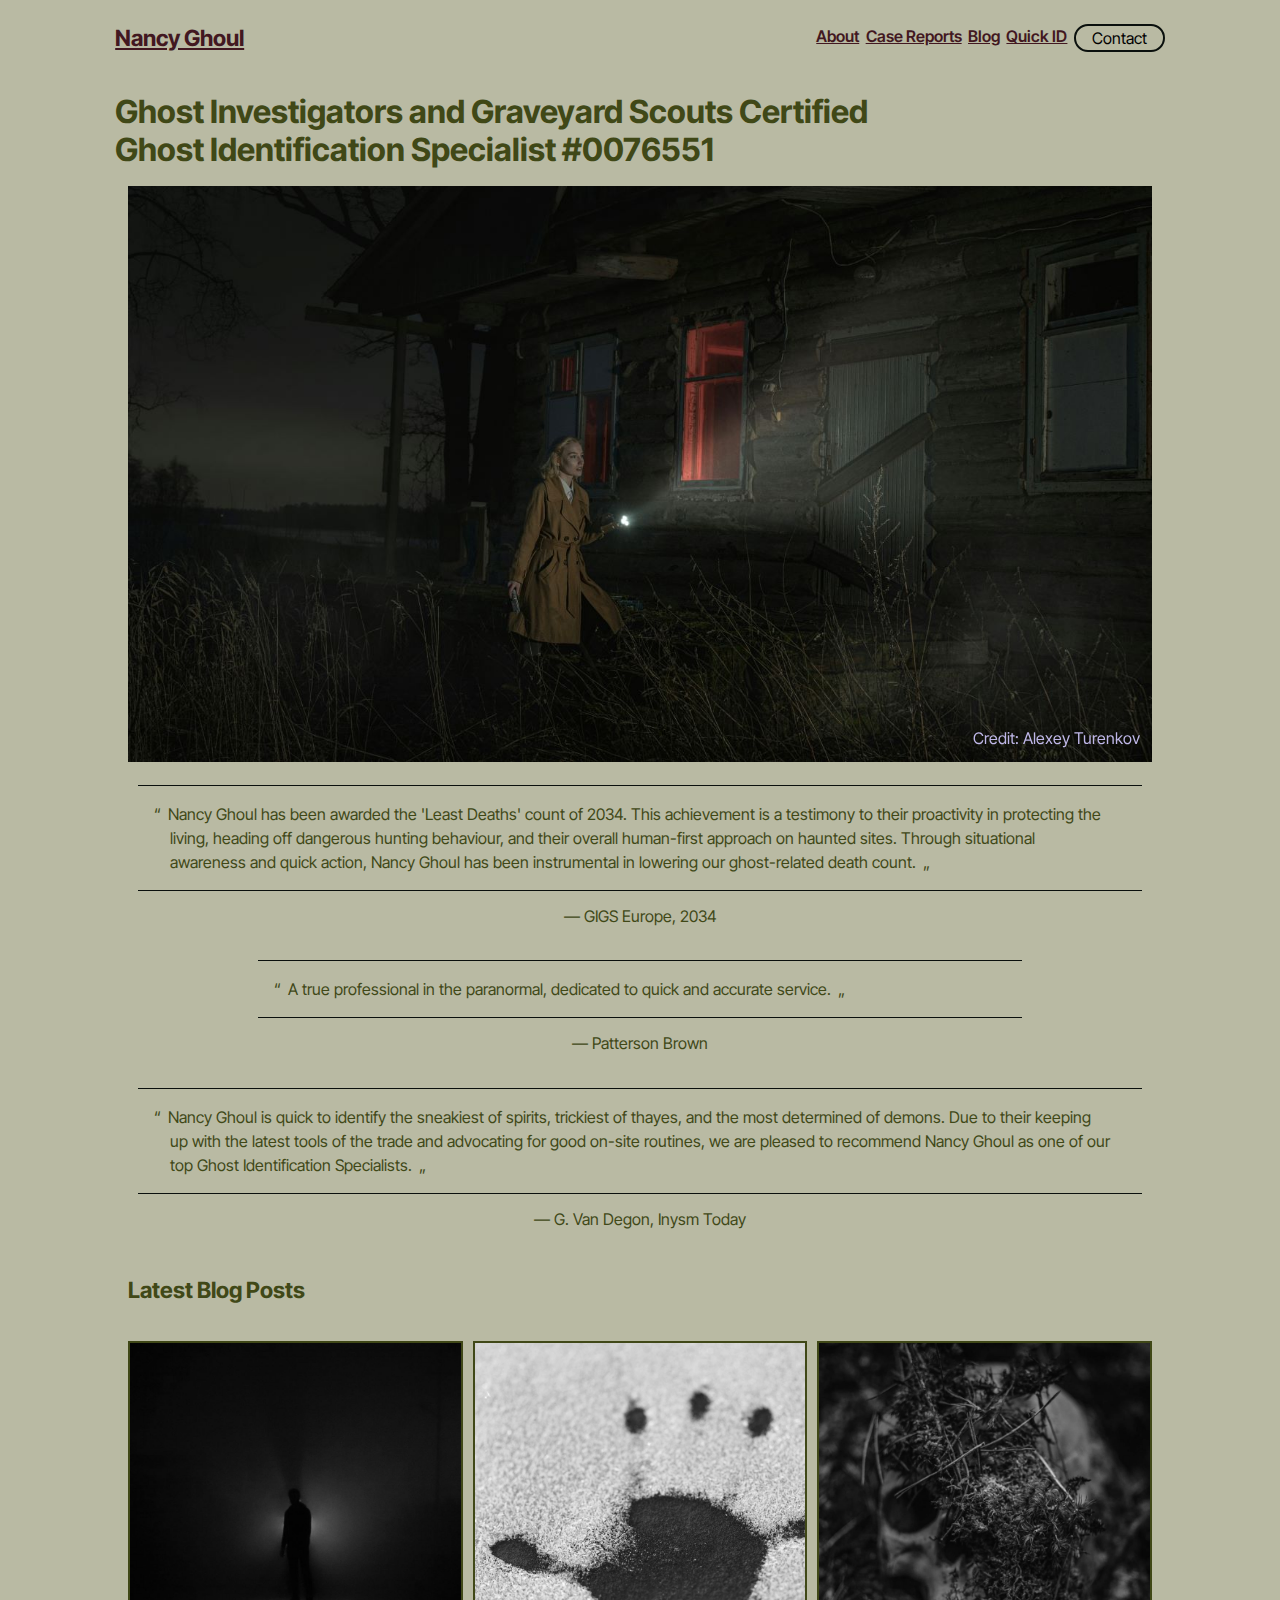
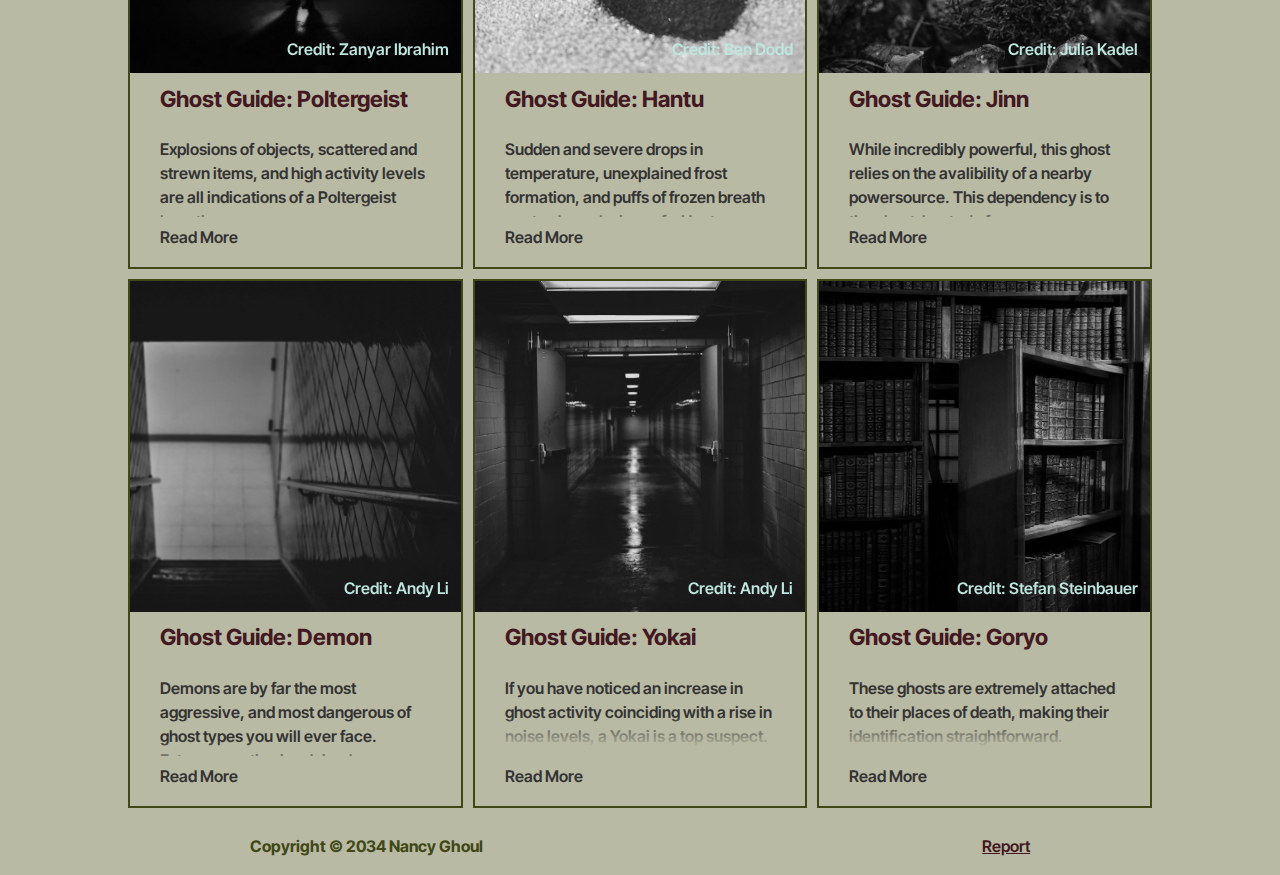
<file: index.html>
<!DOCTYPE html>
<html lang="en-GB">

<head>
    <meta charset="utf-8">
    <meta name="description" content="Home">
    <meta name="keywords" content="ghosts, blog, GIGS, Nancy Ghoul">
    <meta name="author" content="Nancy Ghoul">
    <meta name="viewport" content="width=device-width, initial-scale=1.0">
    <title>Nancy Ghoul | Home</title>
    <!-- Code from fonts.google.com -->
    <link rel="preconnect" href="https://fonts.googleapis.com">
    <link rel="preconnect" href="https://fonts.gstatic.com" crossorigin>
    <link href="https://fonts.googleapis.com/css2?family=Inter+Tight:ital,wght@0,100..900;1,100..900&display=swap"
        rel="stylesheet">
    <!-- End code from fonts.google.com -->
    <link rel="stylesheet" href="./styles/reset.css">
    <link rel="stylesheet" href="./styles/style.css">
    <script src="./assets/js/menu.js"></script>
    <script>
        handleMenu();
    </script>
</head>

<body>
    <header>
        <a href="index.html">
            <h2>Nancy Ghoul</h2>
        </a>
        <nav id="main-menu">
            <ul role="menu" id="main-menu-list" class="mobile-hidden">
                <li role="none" class="mobile-only"><a role="menuitem" href="./index.html">Main</a></li>
                <li role="none"><a role="menuitem" href="./index.html">About</a></li>
                <li role="none"><a role="menuitem" href="./cases.html">Case Reports</a></li>
                <li role="none"><a role="menuitem" href="./blog.html">Blog</a></li>
                <li role="none"><a role="menuitem" href="./quickID.html">Quick ID</a></li>
                <li role="none"><button id="dialog-open" onclick="window.contact.showModal()">Contact</button></li>
            </ul>
            <button class="menu-toggle mobile-only" id="main-menu-toggle">Menu</button>
        </nav>
    </header>
    <!-- Contact dialog -->
    <dialog id="contact" aria-labelledby="dialog-title" aria-describedby="dialog-description">
        <h2 id="dialog-title">Do you need help with a haunting?</h2>
        <p id="dialog-description">
            In order to correctly prioritise hauntings, please consider if you need immediate attention. <br> If you're
            unsure about the severity of your case, please consult the <a href="./quickID.html">Quick ID Tool</a>.</p>
        <p>For immediate assistance, call: <a href="tel:+0000000000">000-00-000</a>
        </p>
        <p>For lower priority hauntings, please email: <a href="mailto:NancyGhoul@GIGS.com">NancyGhoul@GIGS.com</a> </p>
        <button id="dialog-close" onclick="window.contact.close()" autofocus>Close</button>
    </dialog>
    <!-- End contact dialog -->
    <div class="page-title">
        <h1>Ghost Investigators and Graveyard Scouts Certified <br>Ghost Identification Specialist #0076551</h1>
    </div>
    <main>
    <!-- Splash photo -->
    <figure class="credit">
        <img src="./assets/img/alexey-turenkov-unsplash.jpg" alt="Nancy Ghoul out on a ghost investigation at an abandoned building">
        <figcaption>Credit: Alexey Turenkov</figcaption>
    </figure>
    <!-- References and Accolades -->
    <div class="col-3">
        <figure class="quote">
            <blockquote>
                Nancy Ghoul has been awarded the 'Least Deaths' count of 2034. This achievement is a testimony to their proactivity in protecting the living, heading off dangerous hunting behaviour, and their overall human-first approach on haunted sites. Through situational awareness and quick action, Nancy Ghoul has been instrumental in lowering our ghost-related death count.
            </blockquote>
            <figcaption>
                &mdash; GIGS Europe, 2034 </figcaption>
        </figure>
        <figure class="quote">
            <blockquote>
                A true professional in the paranormal, dedicated to quick and accurate service.
            </blockquote>
            <figcaption>
                &mdash; Patterson Brown</figcaption>
        </figure>
        <figure class="quote">
            <blockquote>
                Nancy Ghoul is quick to identify the sneakiest of spirits, trickiest of thayes, and the most determined of demons. Due to their keeping up with the latest tools of the trade and advocating for good on-site routines, we are pleased to recommend Nancy Ghoul as one of our top Ghost Identification Specialists.
            </blockquote>
            <figcaption>
                &mdash; G. Van Degon, <cite>Inysm Today</cite> </figcaption>
        </figure>
    </div>
    <!-- Blog posts -->
    <div class="col-1 ribbon"><h2>Latest Blog Posts</h2></div>
    <div class="posts-container">
        <div class="post-preview" id="000109" data-tags="Poltergeist">
            <a href="./blog/ghost-guide-wraith.html">
                <article>
                    <h2>Ghost Guide: Poltergeist</h2>
                    <figure>
                        <img src="./assets/img/zanyar-ibrahim-unsplash.jpg"
                            alt="Shadow figure illuminated by blue light" loading="lazy">
                        <figcaption>Credit: Zanyar Ibrahim</figcaption>
                    </figure>
                    <p>Explosions of objects, scattered and strewn items, and high activity levels are all indications of a Poltergeist haunting.</p>
                    <p class="read-more">Read More</p>
                </article>
            </a>
        </div>
        <div class="post-preview" id="000108" data-tags="Hantu">
            <a href="./blog/ghost-guide-wraith.html">
                <article>
                    <h2>Ghost Guide: Hantu</h2>
                    <figure>
                        <img src="./assets/img/ben-dodd-unsplash.jpg" alt="Handprint in frost" loading="lazy">
                        <figcaption>Credit: Ben Dodd</figcaption>
                    </figure>
                    <p>Sudden and severe drops in temperature, unexplained frost formation, and puffs of frozen breath are trademark signs of a Hantu.</p>
                    <p class="read-more">Read More</p>
                </article>
            </a>
        </div>
        <div class="post-preview" id="000107" data-tags="Jinn">
            <a href="./blog/ghost-guide-wraith.html">
                <article>
                    <h2>Ghost Guide: Jinn</h2>
                    <figure>
                        <img src="./assets/img/julia-kadel-unsplash.jpg" alt="Skull obscured by moss"
                            loading="lazy">
                        <figcaption>Credit: Julia Kadel</figcaption>
                    </figure>
                    <p>While incredibly powerful, this ghost relies on the avalibility of a nearby powersource. This dependency is to the ghost-hunter's favour.</p>
                    <p class="read-more">Read More</p>
                </article>
            </a>
        </div>
        <div class="post-preview" id="000106" data-tags="Demon">
            <a href="./blog/ghost-guide-wraith.html">
                <article>
                    <h2>Ghost Guide: Demon</h2>
                    <figure>
                        <img src="./assets/img/andy-li-unsplash.jpg" alt="Dark staircase leading to basement"
                            loading="lazy">
                        <figcaption>Credit: Andy Li</figcaption>
                    </figure>
                    <p>Demons are by far the most aggressive, and most dangerous of ghost types you will ever face. Extreme caution is advised.</p>
                    <p class="read-more">Read More</p>
                </article>
            </a>
        </div>
        <div class="post-preview" id="000105" data-tags="Yokai">
            <a href="./blog/ghost-guide-wraith.html">
                <article>
                    <h2>Ghost Guide: Yokai</h2>
                    <figure>
                        <img src="./assets/img/andy-li-unsplash-1.jpg" alt="Long, dark hallway inside a school"
                            loading="lazy">
                        <figcaption>Credit: Andy Li</figcaption>
                    </figure>
                    <p>If you have noticed an increase in ghost activity coinciding with a rise in noise levels, a Yokai is a top suspect.</p>
                    <p class="read-more">Read More</p>
                </article>
            </a>
        </div>
        <div class="post-preview" id="000104" data-tags="Goryo">
            <a href="./blog/ghost-guide-wraith.html">
                <article>
                    <h2>Ghost Guide: Goryo</h2>
                    <figure>
                        <img src="./assets/img/stefan-steinbauer-unsplash.jpg" alt="Hidden bookcase door"
                            loading="lazy">
                        <figcaption>Credit: Stefan Steinbauer</figcaption>
                    </figure>
                    <p>These ghosts are extremely attached to their places of death, making their identification straightforward.</p>
                    <p class="read-more">Read More</p>
                </article>
            </a>
        </div>
    </div>
    <!-- End blog posts -->
</main>
<footer>
    <h4>Copyright © 2034 Nancy Ghoul</h4>
    <a href="./report.html">Report</a>
</footer>
</body>

</html>
</file>
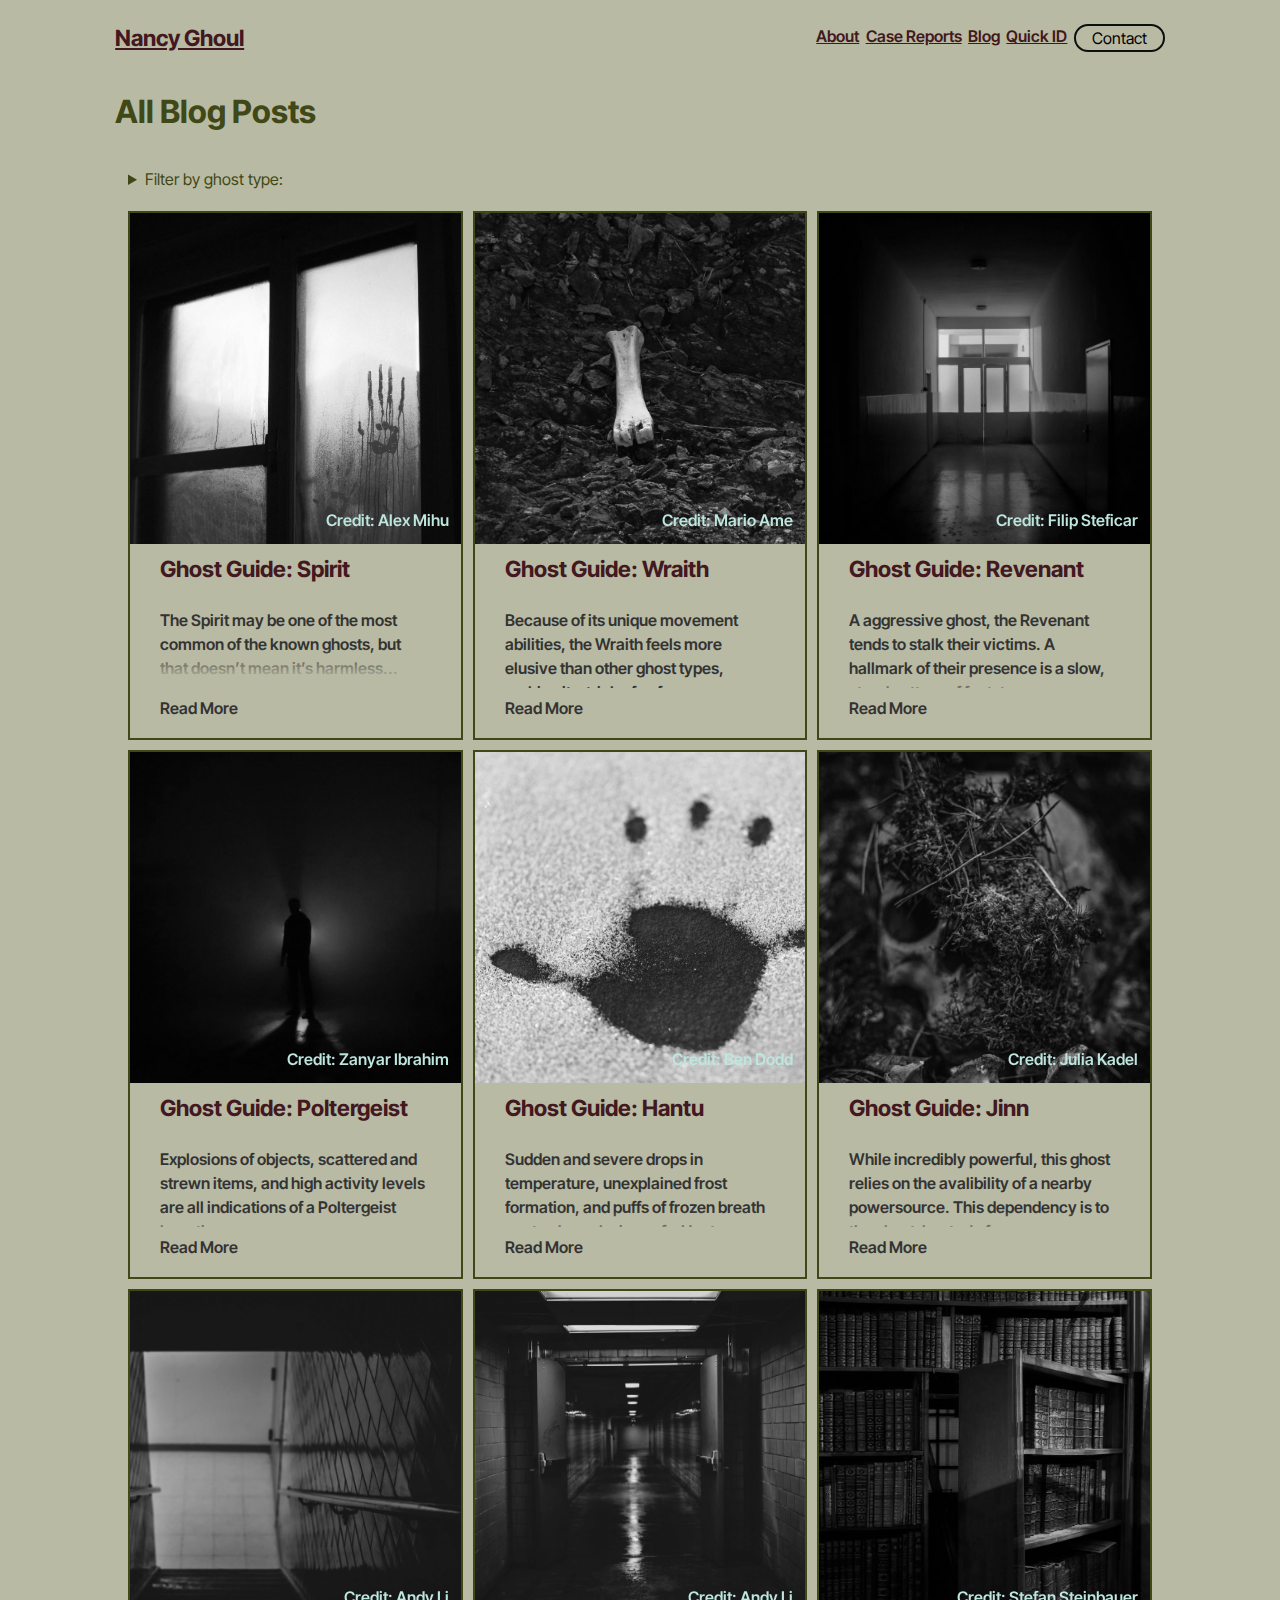
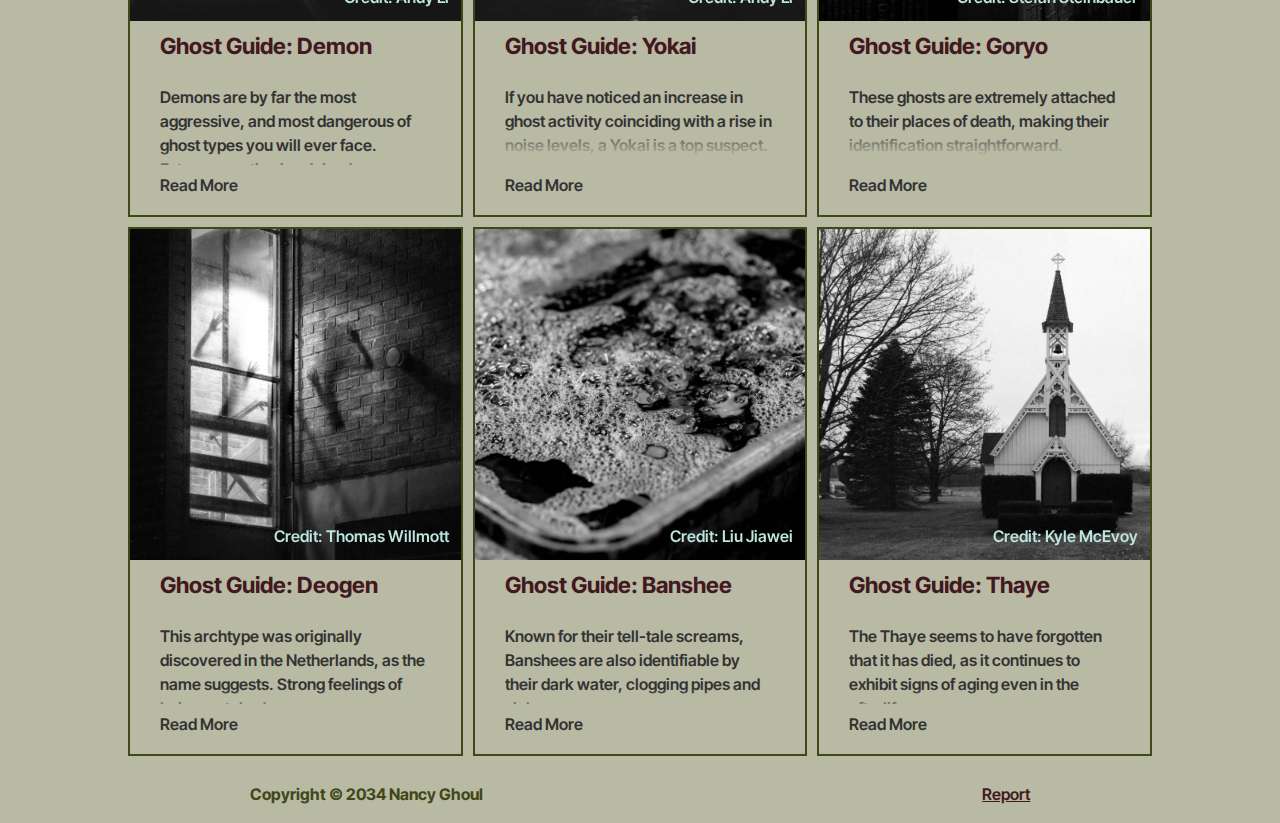
<file: blog.html>
<!DOCTYPE html>
<html lang="en-GB">

<head>
    <meta charset="utf-8">
    <meta name="description" content="Blog">
    <meta name="keywords" content="ghosts, blog, GIGS, Nancy Ghoul">
    <meta name="author" content="Nancy Ghoul">
    <meta name="viewport" content="width=device-width, initial-scale=1.0">
    <title>Nancy Ghoul | Blog</title>
    <!-- Code from fonts.google.com -->
    <link rel="preconnect" href="https://fonts.googleapis.com">
    <link rel="preconnect" href="https://fonts.gstatic.com" crossorigin>
    <link href="https://fonts.googleapis.com/css2?family=Inter+Tight:ital,wght@0,100..900;1,100..900&display=swap"
        rel="stylesheet">
    <!-- End code from fonts.google.com -->
    <link rel="stylesheet" href="./styles/reset.css">
    <link rel="stylesheet" href="./styles/style.css">
    <script src="./assets/js/filter.js"></script>
    <script src="./assets/js/menu.js"></script>
    <script>
        handleFilter();
        handleMenu();
    </script>
</head>

<body>
    <header>
        <a href="index.html">
            <h2>Nancy Ghoul</h2>
        </a>
        <nav id="main-menu">
            <ul role="menu" id="main-menu-list" class="mobile-hidden">
                <li role="none" class="mobile-only"><a role="menuitem" href="./index.html">Main</a></li>
                <li role="none"><a role="menuitem" href="./index.html">About</a></li>
                <li role="none"><a role="menuitem" href="./cases.html">Case Reports</a></li>
                <li role="none"><a role="menuitem" href="./blog.html">Blog</a></li>
                <li role="none"><a role="menuitem" href="./quickID.html">Quick ID</a></li>
                <li role="none"><button id="dialog-open" onclick="window.contact.showModal()">Contact</button></li>
            </ul>
            <button class="menu-toggle mobile-only" id="main-menu-toggle">Menu</button>
        </nav>
    </header>
    <!-- Contact dialog -->
    <dialog id="contact" aria-labelledby="dialog-title" aria-describedby="dialog-description">
        <h2 id="dialog-title">Do you need help with a haunting?</h2>
        <p id="dialog-description">
            In order to correctly prioritise hauntings, please consider if you need immediate attention. <br> If you're
            unsure about the severity of your case, please consult the <a href="./quickID.html">Quick ID Tool</a>.</p>
        <p>For immediate assistance, call: <a href="tel:+0000000000">000-00-000</a>
        </p>
        <p>For lower priority hauntings, please email: <a href="mailto:NancyGhoul@GIGS.com">NancyGhoul@GIGS.com</a> </p>
        <button id="dialog-close" onclick="window.contact.close()" autofocus>Close</button>
    </dialog>
    <!-- End contact dialog -->    <div class="page-title">
        <h1>All Blog Posts</h1>
    </div>
    <main>
        <details class="filter-form">
            <summary>Filter by ghost type:</summary>
            <form id="filter-form" class="filter-form">
                <span class="checkbox">
                    <input type="checkbox" name="Spirit" id="Spirit">
                    <label for="Spirit">Spirit</label>
                </span>
                <span class="checkbox">
                    <input type="checkbox" name="Wraith" id="Wraith">
                    <label for="Wraith">Wraith</label>
                </span>
                <span class="checkbox">
                    <input type="checkbox" name="Poltergeist" id="Poltergeist">
                    <label for="Poltergeist">Poltergeist</label>
                </span>
                <span class="checkbox">
                    <input type="checkbox" name="Banshee" id="Banshee">
                    <label for="Banshee">Banshee</label>
                </span>
                <span class="checkbox">
                    <input type="checkbox" name="Jinn" id="Jinn">
                    <label for="Jinn">Jinn</label>
                </span>
                <span class="checkbox">
                    <input type="checkbox" name="Revenant" id="Revenant">
                    <label for="Revenant">Revenant</label>
                </span>
                <span class="checkbox">
                    <input type="checkbox" name="Demon" id="Demon">
                    <label for="Demon">Demon</label>
                </span>
                <span class="checkbox">
                    <input type="checkbox" name="Yokai" id="Yokai">
                    <label for="Yokai">Yokai</label>
                </span>
                <span class="checkbox">
                    <input type="checkbox" name="Hantu" id="Hantu">
                    <label for="Hantu">Hantu</label>
                </span>
                <span class="checkbox">
                    <input type="checkbox" name="Goryo" id="Goryo">
                    <label for="Goryo">Goryo</label>
                </span>
                <span class="checkbox">
                    <input type="checkbox" name="Deogen" id="Deogen">
                    <label for="Deogen">Deogen</label>
                </span>
                <span class="checkbox">
                    <input type="checkbox" name="Thaye" id="Thaye">
                    <label for="Thaye">Thaye</label>
                </span>
                <button type="button" name="clearAll" id="clearAll">Clear All</button>
            </form>
        </details>
        <div class="posts-container">
            <div class="post-preview" id="000112" data-tags="Spirit">
                <a href="./blog/ghost-guide-wraith.html">
                    <article>
                        <h2>Ghost Guide: Spirit</h2>
                        <figure>
                            <img src="./assets/img/alex-mihu-unsplash.jpg" alt="Ghost handprint">
                            <figcaption>Credit: Alex Mihu</figcaption>
                        </figure>
                        <p>The Spirit may be one of the most common of the known ghosts, but that doesn’t mean it’s harmless...</p>
                        <p class="read-more">Read More</p>
                    </article>
                </a>
            </div>
            <div class="post-preview" id="000111" data-tags="Wraith">
                <a href="./blog/ghost-guide-wraith.html">
                    <article>
                        <h2>Ghost Guide: Wraith</h2>
                        <figure>
                            <img src="./assets/img/mario-ame-unsplash.jpg" alt="Remains in dirt">
                            <figcaption>Credit: Mario Ame</figcaption>
                        </figure>
                        <p>Because of its unique movement abilities, the Wraith feels more elusive than other ghost types, making it a tricky foe for investigators.</p>
                        <p class="read-more">Read More</p>
                    </article>
                </a>
            </div>
            <div class="post-preview" id="000110" data-tags="Revenant">
                <a href="./blog/ghost-guide-wraith.html">
                    <article>
                        <h2>Ghost Guide: Revenant</h2>
                        <figure>
                            <img src="./assets/img/filip-steficar-unsplash.jpg" alt="Ghost event, type: blue light.">
                            <figcaption>Credit: Filip Steficar</figcaption>
                        </figure>
                        <p>A aggressive ghost, the Revenant tends to stalk their victims. A hallmark of their presence is a slow, stead pattern of footsteps.</p>
                        <p class="read-more">Read More</p>
                    </article>
                </a>
            </div>
            <div class="post-preview" id="000109" data-tags="Poltergeist">
                <a href="./blog/ghost-guide-wraith.html">
                    <article>
                        <h2>Ghost Guide: Poltergeist</h2>
                        <figure>
                            <img src="./assets/img/zanyar-ibrahim-unsplash.jpg"
                                alt="Shadow figure illuminated by blue light" loading="lazy">
                            <figcaption>Credit: Zanyar Ibrahim</figcaption>
                        </figure>
                        <p>Explosions of objects, scattered and strewn items, and high activity levels are all indications of a Poltergeist haunting.</p>
                        <p class="read-more">Read More</p>
                    </article>
                </a>
            </div>
            <div class="post-preview" id="000108" data-tags="Hantu">
                <a href="./blog/ghost-guide-wraith.html">
                    <article>
                        <h2>Ghost Guide: Hantu</h2>
                        <figure>
                            <img src="./assets/img/ben-dodd-unsplash.jpg" alt="Handprint in frost" loading="lazy">
                            <figcaption>Credit: Ben Dodd</figcaption>
                        </figure>
                        <p>Sudden and severe drops in temperature, unexplained frost formation, and puffs of frozen breath are trademark signs of a Hantu.</p>
                        <p class="read-more">Read More</p>
                    </article>
                </a>
            </div>
            <div class="post-preview" id="000107" data-tags="Jinn">
                <a href="./blog/ghost-guide-wraith.html">
                    <article>
                        <h2>Ghost Guide: Jinn</h2>
                        <figure>
                            <img src="./assets/img/julia-kadel-unsplash.jpg" alt="Skull obscured by moss"
                                loading="lazy">
                            <figcaption>Credit: Julia Kadel</figcaption>
                        </figure>
                        <p>While incredibly powerful, this ghost relies on the avalibility of a nearby powersource. This dependency is to the ghost-hunter's favour.</p>
                        <p class="read-more">Read More</p>
                    </article>
                </a>
            </div>
            <div class="post-preview" id="000106" data-tags="Demon">
                <a href="./blog/ghost-guide-wraith.html">
                    <article>
                        <h2>Ghost Guide: Demon</h2>
                        <figure>
                            <img src="./assets/img/andy-li-unsplash.jpg" alt="Dark staircase leading to basement"
                                loading="lazy">
                            <figcaption>Credit: Andy Li</figcaption>
                        </figure>
                        <p>Demons are by far the most aggressive, and most dangerous of ghost types you will ever face. Extreme caution is advised.</p>
                        <p class="read-more">Read More</p>
                    </article>
                </a>
            </div>
            <div class="post-preview" id="000105" data-tags="Yokai">
                <a href="./blog/ghost-guide-wraith.html">
                    <article>
                        <h2>Ghost Guide: Yokai</h2>
                        <figure>
                            <img src="./assets/img/andy-li-unsplash-1.jpg" alt="Long, dark hallway inside a school"
                                loading="lazy">
                            <figcaption>Credit: Andy Li</figcaption>
                        </figure>
                        <p>If you have noticed an increase in ghost activity coinciding with a rise in noise levels, a Yokai is a top suspect.</p>
                        <p class="read-more">Read More</p>
                    </article>
                </a>
            </div>
            <div class="post-preview" id="000104" data-tags="Goryo">
                <a href="./blog/ghost-guide-wraith.html">
                    <article>
                        <h2>Ghost Guide: Goryo</h2>
                        <figure>
                            <img src="./assets/img/stefan-steinbauer-unsplash.jpg" alt="Hidden bookcase door"
                                loading="lazy">
                            <figcaption>Credit: Stefan Steinbauer</figcaption>
                        </figure>
                        <p>These ghosts are extremely attached to their places of death, making their identification straightforward.</p>
                        <p class="read-more">Read More</p>
                    </article>
                </a>
            </div>
            <div class="post-preview" id="000103" data-tags="Deogen">
                <a href="./blog/ghost-guide-wraith.html">
                    <article>
                        <h2>Ghost Guide: Deogen</h2>
                        <figure>
                            <img src="./assets/img/thomas-willmott-unsplash.jpg"
                                alt="Transparent, bloody handprints on window" loading="lazy">
                            <figcaption>Credit: Thomas Willmott</figcaption>
                        </figure>
                        <p>This archtype was originally discovered in the Netherlands, as the name suggests. Strong feelings of being watched...</p>
                        <p class="read-more">Read More</p>
                    </article>
                </a>
            </div>
            <div class="post-preview" id="000102" data-tags="Banshee">
                <a href="./blog/ghost-guide-wraith.html">
                    <article>
                        <h2>Ghost Guide: Banshee</h2>
                        <figure>
                            <img src="./assets/img/liu-jiawei-unsplash.jpg" alt="Dirty water overflowing in a sink"
                                loading="lazy">
                            <figcaption>Credit: Liu Jiawei</figcaption>
                        </figure>
                        <p>Known for their tell-tale screams, Banshees are also identifiable by their dark water, clogging pipes and sinks.</p>
                        <p class="read-more">Read More</p>
                    </article>
                </a>
            </div>
            <div class="post-preview" id="000101" data-tags="Thaye">
                <a href="./blog/ghost-guide-wraith.html">
                    <article>
                        <h2>Ghost Guide: Thaye</h2>
                        <figure>
                            <img src="./assets/img/kyle-mcevoy-unsplash.jpg" alt="Ornate chapel in foggy weather"
                                loading="lazy">
                            <figcaption>Credit: Kyle McEvoy</figcaption>
                        </figure>
                        <p>The Thaye seems to have forgotten that it has died, as it continues to exhibit signs of aging even in the afterlife.</p>
                        <p class="read-more">Read More</p>
                    </article>
                </a>
            </div>
        </div>
    </main>
    <footer>
        <h4>Copyright © 2034 Nancy Ghoul</h4>
        <a href="./report.html">Report</a>
    </footer>
</body>

</html>
</file>
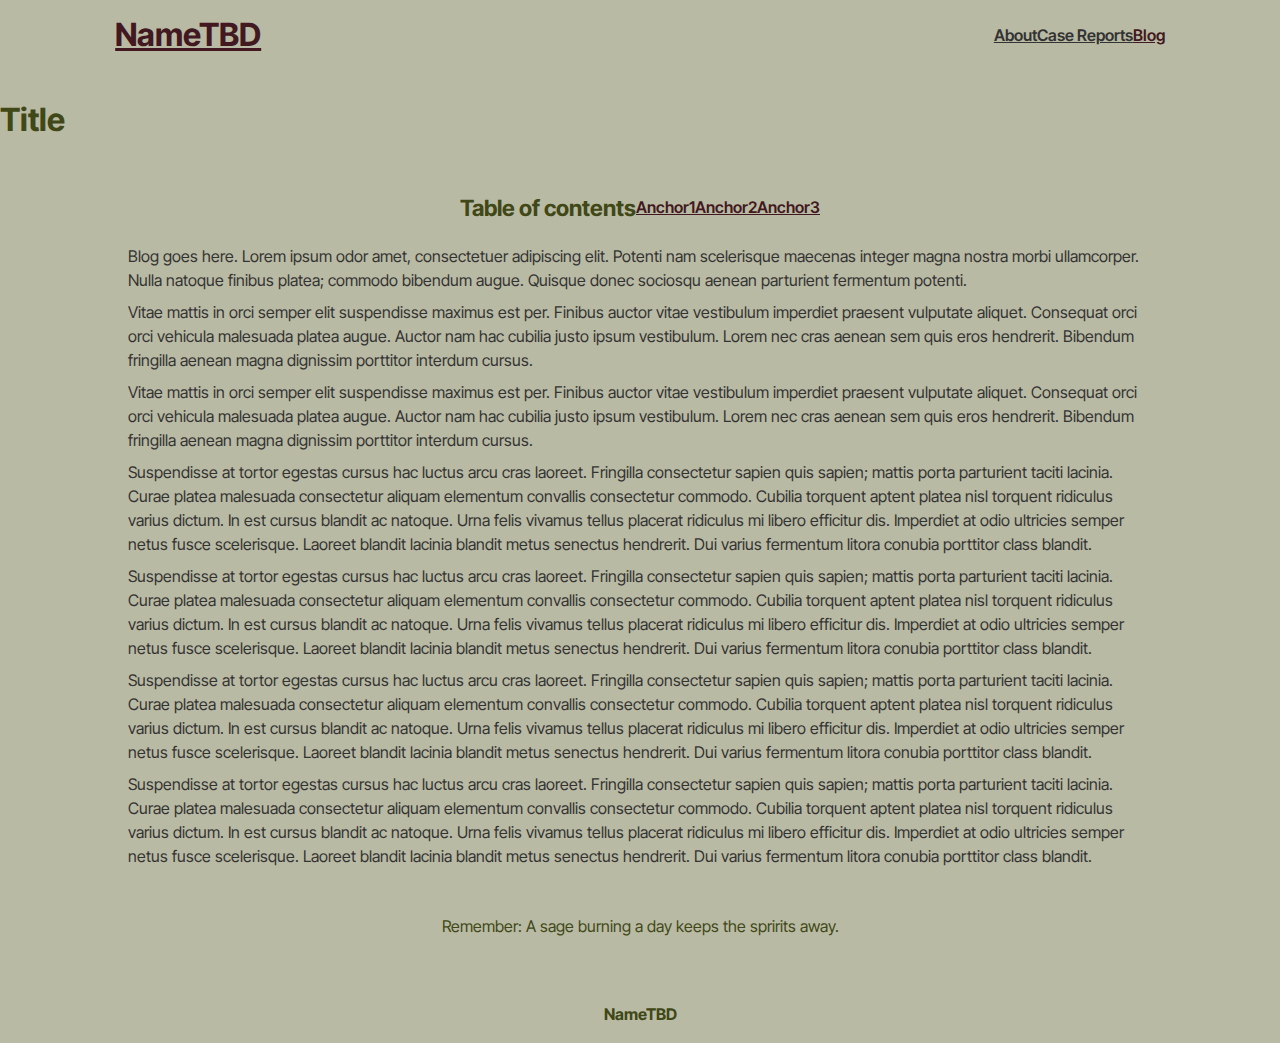
<file: blog_template.html>
<!DOCTYPE html>
<html lang="en-GB">

<head>
    <meta charset="utf-8">
    <meta name="description" content="The Blog">
    <meta name="keywords" content="ghosts, blog, GIGS, NameTBD">
    <meta name="author" content="M. O'Keeffe">
    <meta name="viewport" content="width=device-width, inital-scale=1.0">
    <title>NameTBD | Blog</title>
    <!-- Code from fonts.google.com -->
    <link rel="preconnect" href="https://fonts.googleapis.com">
    <link rel="preconnect" href="https://fonts.gstatic.com" crossorigin>
    <link href="https://fonts.googleapis.com/css2?family=Inter+Tight:ital,wght@0,100..900;1,100..900&display=swap"
        rel="stylesheet">
    <!-- End code from fonts.google.com -->
    <link rel="stylesheet" href="./styles/reset.css">
    <link rel="stylesheet" href="./styles/style.css">
</head>
<body>
    <header>
        <a href="index.html">
            <h1>NameTBD</h1>
        </a>
        <nav>
            <a href="">About</a>
            <a href="">Case Reports</a>
            <a href="blog_template.html">Blog</a>
        </nav>
    </header>
    <div class="col-1 ribbon">
        <h1>Title</h1>
    </div>
    <main>
        <aside>
            <nav>
                <h2>Table of contents</h2>
                <a href="#1">Anchor1</a>
                <a href="#2">Anchor2</a>
                <a href="#3">Anchor3</a>
            </nav>
        </aside>
    <article>
        <p id="1">Blog goes here. Lorem ipsum odor amet, consectetuer adipiscing elit. Potenti nam scelerisque maecenas integer magna nostra morbi ullamcorper. Nulla natoque finibus platea; commodo bibendum augue. Quisque donec sociosqu aenean parturient fermentum potenti.</p>
        <p>Vitae mattis in orci semper elit suspendisse maximus est per. Finibus auctor vitae vestibulum imperdiet praesent vulputate aliquet. Consequat orci orci vehicula malesuada platea augue. Auctor nam hac cubilia justo ipsum vestibulum. Lorem nec cras aenean sem quis eros hendrerit. Bibendum fringilla aenean magna dignissim porttitor interdum cursus.</p>
        <p>Vitae mattis in orci semper elit suspendisse maximus est per. Finibus auctor vitae vestibulum imperdiet praesent vulputate aliquet. Consequat orci orci vehicula malesuada platea augue. Auctor nam hac cubilia justo ipsum vestibulum. Lorem nec cras aenean sem quis eros hendrerit. Bibendum fringilla aenean magna dignissim porttitor interdum cursus.</p>
        <p>Suspendisse at tortor egestas cursus hac luctus arcu cras laoreet. Fringilla consectetur sapien quis sapien; mattis porta parturient taciti lacinia. Curae platea malesuada consectetur aliquam elementum convallis consectetur commodo. Cubilia torquent aptent platea nisl torquent ridiculus varius dictum. In est cursus blandit ac natoque. Urna felis vivamus tellus placerat ridiculus mi libero efficitur dis. Imperdiet at odio ultricies semper netus fusce scelerisque. Laoreet blandit lacinia blandit metus senectus hendrerit. Dui varius fermentum litora conubia porttitor class blandit.</p>
        <p id="2">Suspendisse at tortor egestas cursus hac luctus arcu cras laoreet. Fringilla consectetur sapien quis sapien; mattis porta parturient taciti lacinia. Curae platea malesuada consectetur aliquam elementum convallis consectetur commodo. Cubilia torquent aptent platea nisl torquent ridiculus varius dictum. In est cursus blandit ac natoque. Urna felis vivamus tellus placerat ridiculus mi libero efficitur dis. Imperdiet at odio ultricies semper netus fusce scelerisque. Laoreet blandit lacinia blandit metus senectus hendrerit. Dui varius fermentum litora conubia porttitor class blandit.</p>
        <p>Suspendisse at tortor egestas cursus hac luctus arcu cras laoreet. Fringilla consectetur sapien quis sapien; mattis porta parturient taciti lacinia. Curae platea malesuada consectetur aliquam elementum convallis consectetur commodo. Cubilia torquent aptent platea nisl torquent ridiculus varius dictum. In est cursus blandit ac natoque. Urna felis vivamus tellus placerat ridiculus mi libero efficitur dis. Imperdiet at odio ultricies semper netus fusce scelerisque. Laoreet blandit lacinia blandit metus senectus hendrerit. Dui varius fermentum litora conubia porttitor class blandit.</p>
        <p>Suspendisse at tortor egestas cursus hac luctus arcu cras laoreet. Fringilla consectetur sapien quis sapien; mattis porta parturient taciti lacinia. Curae platea malesuada consectetur aliquam elementum convallis consectetur commodo. Cubilia torquent aptent platea nisl torquent ridiculus varius dictum. In est cursus blandit ac natoque. Urna felis vivamus tellus placerat ridiculus mi libero efficitur dis. Imperdiet at odio ultricies semper netus fusce scelerisque. Laoreet blandit lacinia blandit metus senectus hendrerit. Dui varius fermentum litora conubia porttitor class blandit.</p>
    </article>
</main>
    <div class="col-1 ribbon">Remember: A sage burning a day keeps the spririts away.</div>
    <footer>
        <h4>NameTBD</h4>
    </footer>
</body>
</html>
</file>
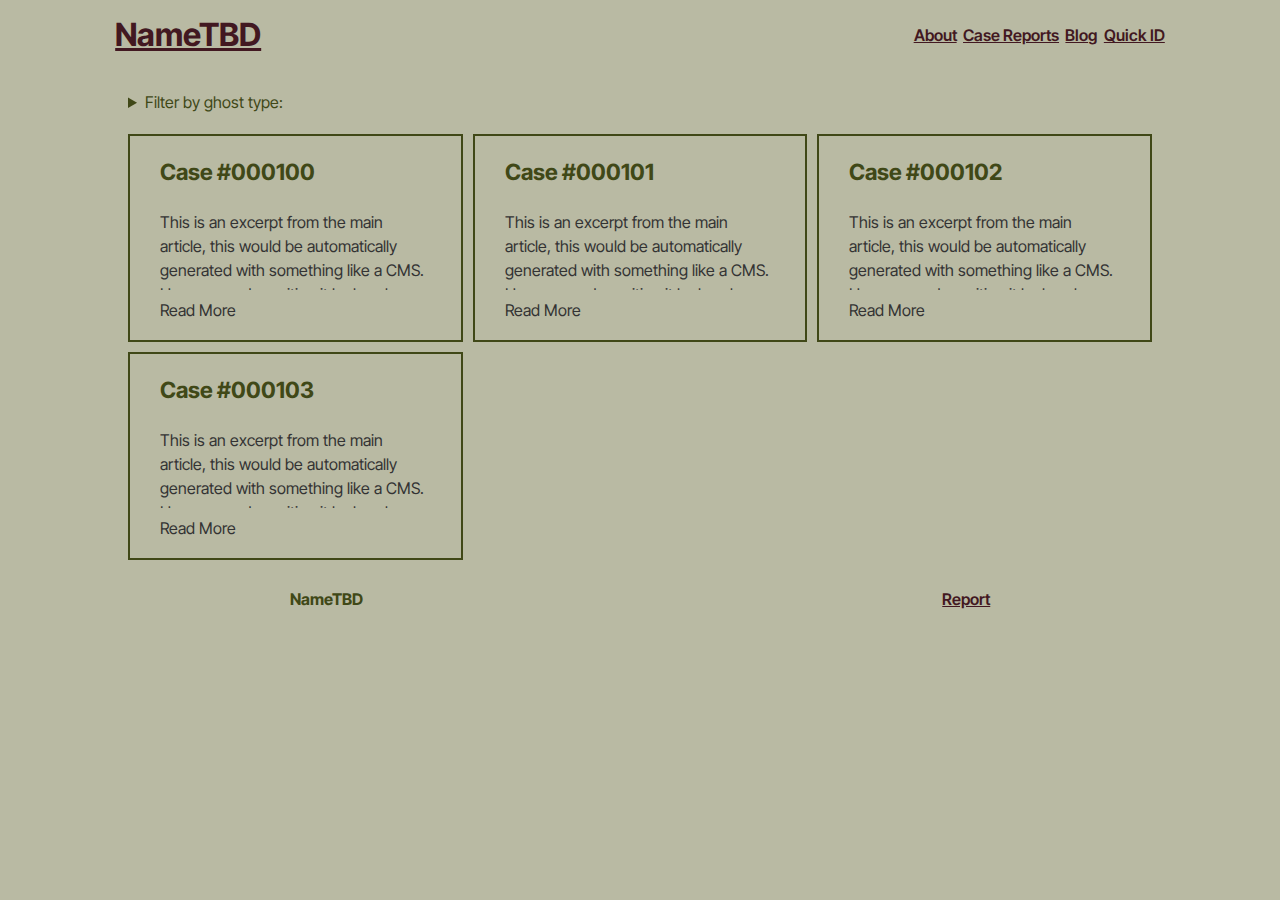
<file: cases.html>
<!DOCTYPE html>
<html lang="en-GB">

<head>
    <meta charset="utf-8">
    <meta name="description" content="Case Reports">
    <meta name="keywords" content="ghosts, blog, GIGS, NameTBD">
    <meta name="author" content="NameTBD">
    <meta name="viewport" content="width=device-width, initial-scale=1.0">
    <title>NameTBD | Case Reports</title>
    <!-- Code from fonts.google.com -->
    <link rel="preconnect" href="https://fonts.googleapis.com">
    <link rel="preconnect" href="https://fonts.gstatic.com" crossorigin>
    <link href="https://fonts.googleapis.com/css2?family=Inter+Tight:ital,wght@0,100..900;1,100..900&display=swap"
        rel="stylesheet">
    <!-- End code from fonts.google.com -->
    <link rel="stylesheet" href="./styles/reset.css">
    <link rel="stylesheet" href="./styles/style.css">
    <script id="filter-script" src="./assets/js/filter.js"></script>
    <script id="filter-script" src="./assets/js/menu.js"></script>
    <script>
        handleFilter();
        handleMenu();
    </script>
</head>

<body>
    <header>
        <a href="index.html">
            <h1>NameTBD</h1>
        </a>
        <nav id="main-menu">
            <ul role="menu" id="main-menu-list" class="mobile-hidden"> 
                <li role="none" class="mobile-only"><a role="menuitem" href="./index.html">Main</a></li>
                <li role="none"><a role="menuitem" href="./about.html">About</a></li>
                <li role="none"><a role="menuitem" href="./cases.html">Case Reports</a></li>
                <li role="none"><a role="menuitem" href="./blog.html">Blog</a></li>
                <li role="none"><a role="menuitem" href="./quickID.html">Quick ID</a></li>
            </ul>
            <button class="menu-toggle mobile-only" id="main-menu-toggle">Menu</button>
        </nav>
        
    </header>
    <main>
        <details class="filter-form">
            <summary>Filter by ghost type:</summary>
            <form id="filter-form" class="filter-form">
                <span class="checkbox">
                    <input type="checkbox" name="Spirit" id="Spirit">
                    <label for="Spirit">Spirit</label>
                </span>
                <span class="checkbox">
                    <input type="checkbox" name="Wraith" id="Wraith">
                    <label for="Wraith">Wraith</label>
                </span>
                <span class="checkbox">
                    <input type="checkbox" name="Poltergeist" id="Poltergeist">
                    <label for="Poltergeist">Poltergeist</label>
                </span>
                <span class="checkbox">
                    <input type="checkbox" name="Banshee" id="Banshee">
                    <label for="Banshee">Banshee</label>
                </span>
                <span class="checkbox">
                    <input type="checkbox" name="Jinn" id="Jinn">
                    <label for="Jinn">Jinn</label>
                </span>
                <span class="checkbox">
                    <input type="checkbox" name="Revenant" id="Revenant">
                    <label for="Revenant">Revenant</label>
                </span>
                <span class="checkbox">
                    <input type="checkbox" name="Demon" id="Demon">
                    <label for="Demon">Demon</label>
                </span>
                <span class="checkbox">
                    <input type="checkbox" name="Yokai" id="Yokai">
                    <label for="Yokai">Yokai</label>
                </span>
                <span class="checkbox">
                    <input type="checkbox" name="Hantu" id="Hantu">
                    <label for="Hantu">Hantu</label>
                </span>
                <span class="checkbox">
                    <input type="checkbox" name="Goryo" id="Goryo">
                    <label for="Goryo">Goryo</label>
                </span>
                <span class="checkbox">
                    <input type="checkbox" name="Deogen" id="Deogen">
                    <label for="Deogen">Deogen</label>
                </span>
                <span class="checkbox">
                    <input type="checkbox" name="Thaye" id="Thaye">
                    <label for="Thaye">Thaye</label>
                </span>
                <button type="button" name="clearAll" id="clearAll">Clear All</button>            
            </form>
        </details>
    <div class="posts-container">
        <!-- Custom HTML element, post -->
        <div class="post-preview" id="000100" data-tags="Spirit">
            <article>
                <h2>Case #000100</h2>
                <p>This is an excerpt from the main article, this would be automatically generated with something like a CMS. However we're writing it by hand here...</p>
                <p>Read More</p>
            </article>
        </div>
        <div class="post-preview" id="000101" data-tags="Demon">
            <article>
                <h2>Case #000101</h2>
                <p>This is an excerpt from the main article, this would be automatically generated with something like a CMS. However we're writing it by hand here...</p>
                <p>Read More</p>
            </article>
        </div>
        <div class="post-preview" id="000102" data-tags="Hantu">
            <article>
                <h2>Case #000102</h2>
                <p>This is an excerpt from the main article, this would be automatically generated with something like a CMS. However we're writing it by hand here...</p>
                <p>Read More</p>
            </article>
        </div>
        <div class="post-preview" id="000103" data-tags="Banshee" >
            <article>
                <h2>Case #000103</h2>
                <p>This is an excerpt from the main article, this would be automatically generated with something like a CMS. However we're writing it by hand here...</p>
                <p>Read More</p>
            </article>
        </div>
    </div>
</main>
    <footer>
        <h4>NameTBD</h4>
        <a href="./report.html">Report</a>
    </footer>
</body>

</html>
</file>
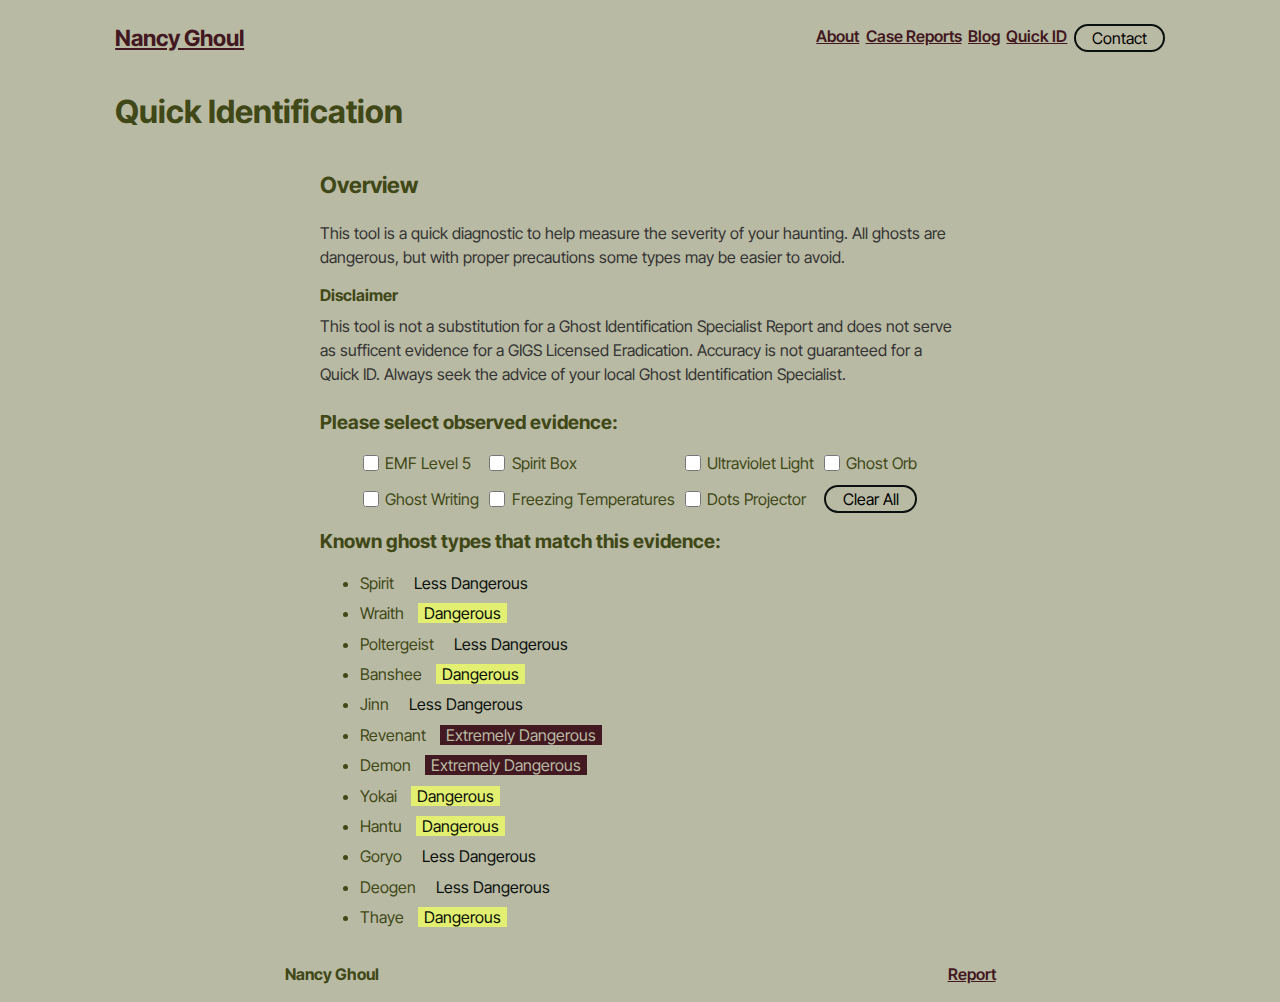
<file: quickID.html>
<!DOCTYPE html>
<html lang="en-GB">

<head>
    <meta charset="utf-8">
    <meta name="description" content="Quick ID">
    <meta name="keywords" content="ghosts, blog, GIGS, Nancy Ghoul">
    <meta name="author" content="Nancy Ghoul">
    <meta name="viewport" content="width=device-width, initial-scale=1.0">
    <title>Nancy Ghoul | Quick ID</title>
    <!-- Code from fonts.google.com -->
    <link rel="preconnect" href="https://fonts.googleapis.com">
    <link rel="preconnect" href="https://fonts.gstatic.com" crossorigin>
    <link href="https://fonts.googleapis.com/css2?family=Inter+Tight:ital,wght@0,100..900;1,100..900&display=swap"
        rel="stylesheet">
    <!-- End code from fonts.google.com -->
    <link rel="stylesheet" href="./styles/reset.css">
    <link rel="stylesheet" href="./styles/style.css">
    <script src="./assets/js/filter.js"></script>
    <script src="./assets/js/menu.js"></script>
    <script>
        handleFilter('filter-form', 'ghost', 'ghosts-container',true);
        handleMenu();
    </script>

</head>

<body>
    <header>
        <a href="index.html">
            <h2>Nancy Ghoul</h2>
        </a>
        <nav id="main-menu">
            <ul role="menu" id="main-menu-list" class="mobile-hidden">
                <li role="none" class="mobile-only"><a role="menuitem" href="./index.html">Main</a></li>
                <li role="none"><a role="menuitem" href="./index.html">About</a></li>
                <li role="none"><a role="menuitem" href="./cases.html">Case Reports</a></li>
                <li role="none"><a role="menuitem" href="./blog.html">Blog</a></li>
                <li role="none"><a role="menuitem" href="./quickID.html">Quick ID</a></li>
                <li role="none"><button id="dialog-open" onclick="window.contact.showModal()">Contact</button></li>
            </ul>
            <button class="menu-toggle mobile-only" id="main-menu-toggle">Menu</button>
        </nav>
    </header>
    <!-- Contact dialog -->
    <dialog id="contact" aria-labelledby="dialog-title" aria-describedby="dialog-description">
        <h2 id="dialog-title">Do you need help with a haunting?</h2>
        <p id="dialog-description">
            In order to correctly prioritise hauntings, please consider if you need immediate attention. <br> If you're
            unsure about the severity of your case, please consult the <a href="./quickID.html">Quick ID Tool</a>.</p>
        <p>For immediate assistance, call: <a href="tel:+0000000000">000-00-000</a>
        </p>
        <p>For lower priority hauntings, please email: <a href="mailto:NancyGhoul@GIGS.com">NancyGhoul@GIGS.com</a> </p>
        <button id="dialog-close" onclick="window.contact.close()" autofocus>Close</button>
    </dialog>
    <!-- End contact dialog -->    
     <div class="page-title">
        <h1>Quick Identification</h1>
    </div>
    <!-- Quick ID Widget -->
    <main class="quickID">
        <h2>Overview</h2>
        <p>
            This tool is a quick diagnostic to help measure the severity of your haunting. All ghosts are dangerous, but with proper precautions some types may be easier to avoid.
        </p>
        <h5>Disclaimer</h5>
        <p>This tool is not a substitution for a Ghost Identification Specialist Report and does not serve as sufficent evidence for a GIGS Licensed Eradication. Accuracy is not guaranteed for a Quick ID. Always seek the advice of your local Ghost Identification Specialist.</p>
        <!-- Quick ID filters -->
    <div class="col-1 ribbon">
        <h3>Please select observed evidence:</h3>
        <form id="filter-form" class="filter-form">
            <span class="checkbox">
                <input type="checkbox" name="EMF" id="EMF">
                <label for="EMF">EMF Level 5</label>
            </span>
            <span class="checkbox">
                <input type="checkbox" name="Spiritbox" id="Spiritbox">
                <label for="Spiritbox">Spirit Box</label>
            </span>
            <span class="checkbox">
                <input type="checkbox" name="UV" id="UV">
                <label for="UV">Ultraviolet Light</label>
            </span>
            <span class="checkbox">
                <input type="checkbox" name="Orbs" id="Orbs">
                <label for="Orbs">Ghost Orb</label>
            </span>
            <span class="checkbox">
                <input type="checkbox" name="Book" id="Book">
                <label for="Book">Ghost Writing</label>
            </span>
            <span class="checkbox">
                <input type="checkbox" name="Freezing" id="Freezing">
                <label for="Freezing">Freezing Temperatures</label>
            </span>
            <span class="checkbox">
                <input type="checkbox" name="DOTS" id="DOTS">
                <label for="DOTS">Dots Projector</label>
            </span>
            <button type="button" name="clearAll" id="clearAll">Clear All</button>            
        </form>
    </div>
    <!-- Quick ID Results -->
    <div class="ghosts-container">
        <h3>Known ghost types that match this evidence:</h3>
        <ul>
            <li class='ghost' data-tags='EMF Spiritbox Book'>Spirit <em class="low">Less Dangerous</em></li>
            <li class='ghost' data-tags='EMF Spiritbox DOTS'>Wraith <em>Dangerous</em></li>
            <li class='ghost' data-tags='Spiritbox UV Book'>Poltergeist <em class="low">Less Dangerous</em></li>
            <li class='ghost' data-tags='UV Orbs DOTS'>Banshee <em>Dangerous</em></li>
            <li class='ghost' data-tags='EMF UV Freezing'>Jinn <em class="low">Less Dangerous</em></li>
            <li class='ghost' data-tags='Orbs Book Freezing'>Revenant <em class="high">Extremely Dangerous</em></li>
            <li class='ghost' data-tags='UV Book Freezing'>Demon <em class="high">Extremely Dangerous</em></li>
            <li class='ghost' data-tags='Spiritbox Orbs DOTS'>Yokai <em>Dangerous</em></li>
            <li class='ghost' data-tags='UV Orbs Freezing'>Hantu <em>Dangerous</em></li>
            <li class='ghost' data-tags='EMF UV DOTS'>Goryo <em class="low">Less Dangerous</em></li>
            <li class='ghost' data-tags='Spiritbox Book DOTS'>Deogen <em class="low">Less Dangerous</em></li>
            <li class='ghost' data-tags='Orbs Book DOTS'>Thaye <em>Dangerous</em></li>
        </ul>
    </div>
</main>
    <footer>
        <h4>Nancy Ghoul</h4>
        <a href="./report.html">Report</a>
    </footer>
</body>

</html>
</file>
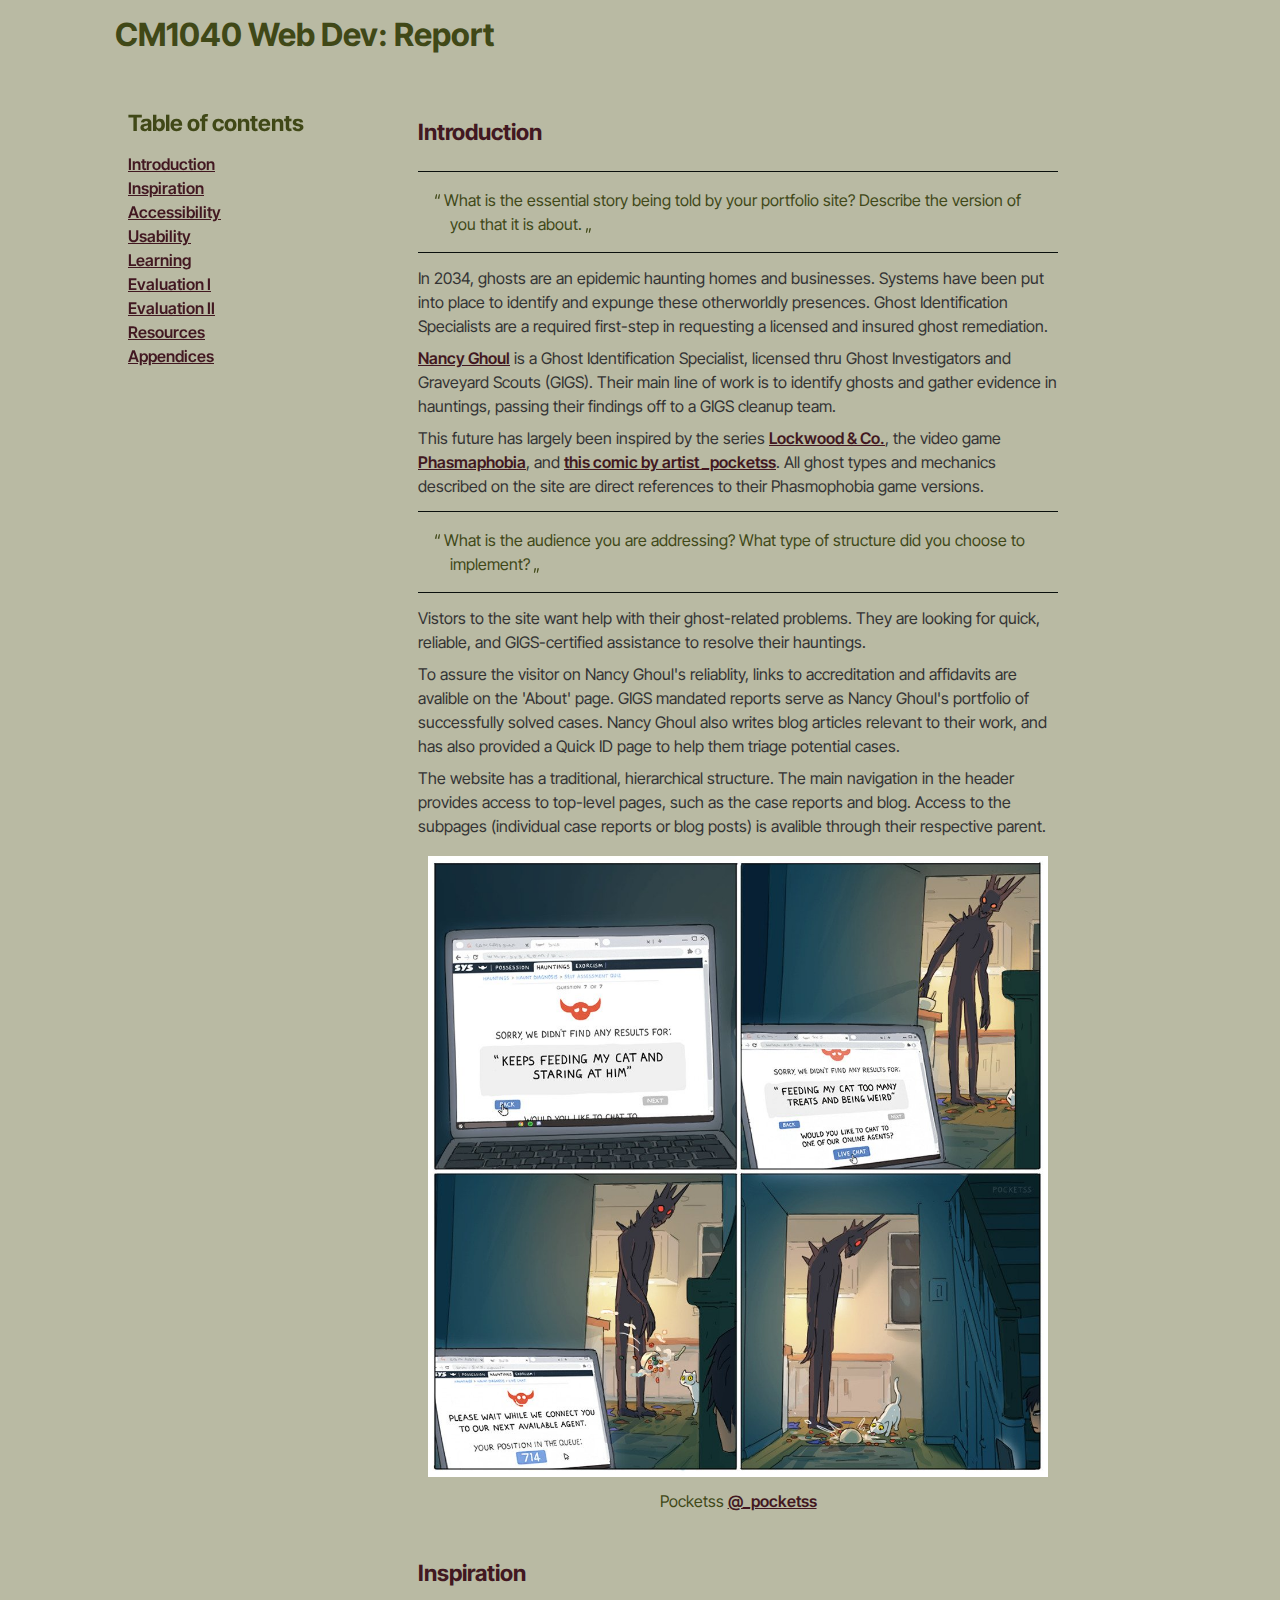
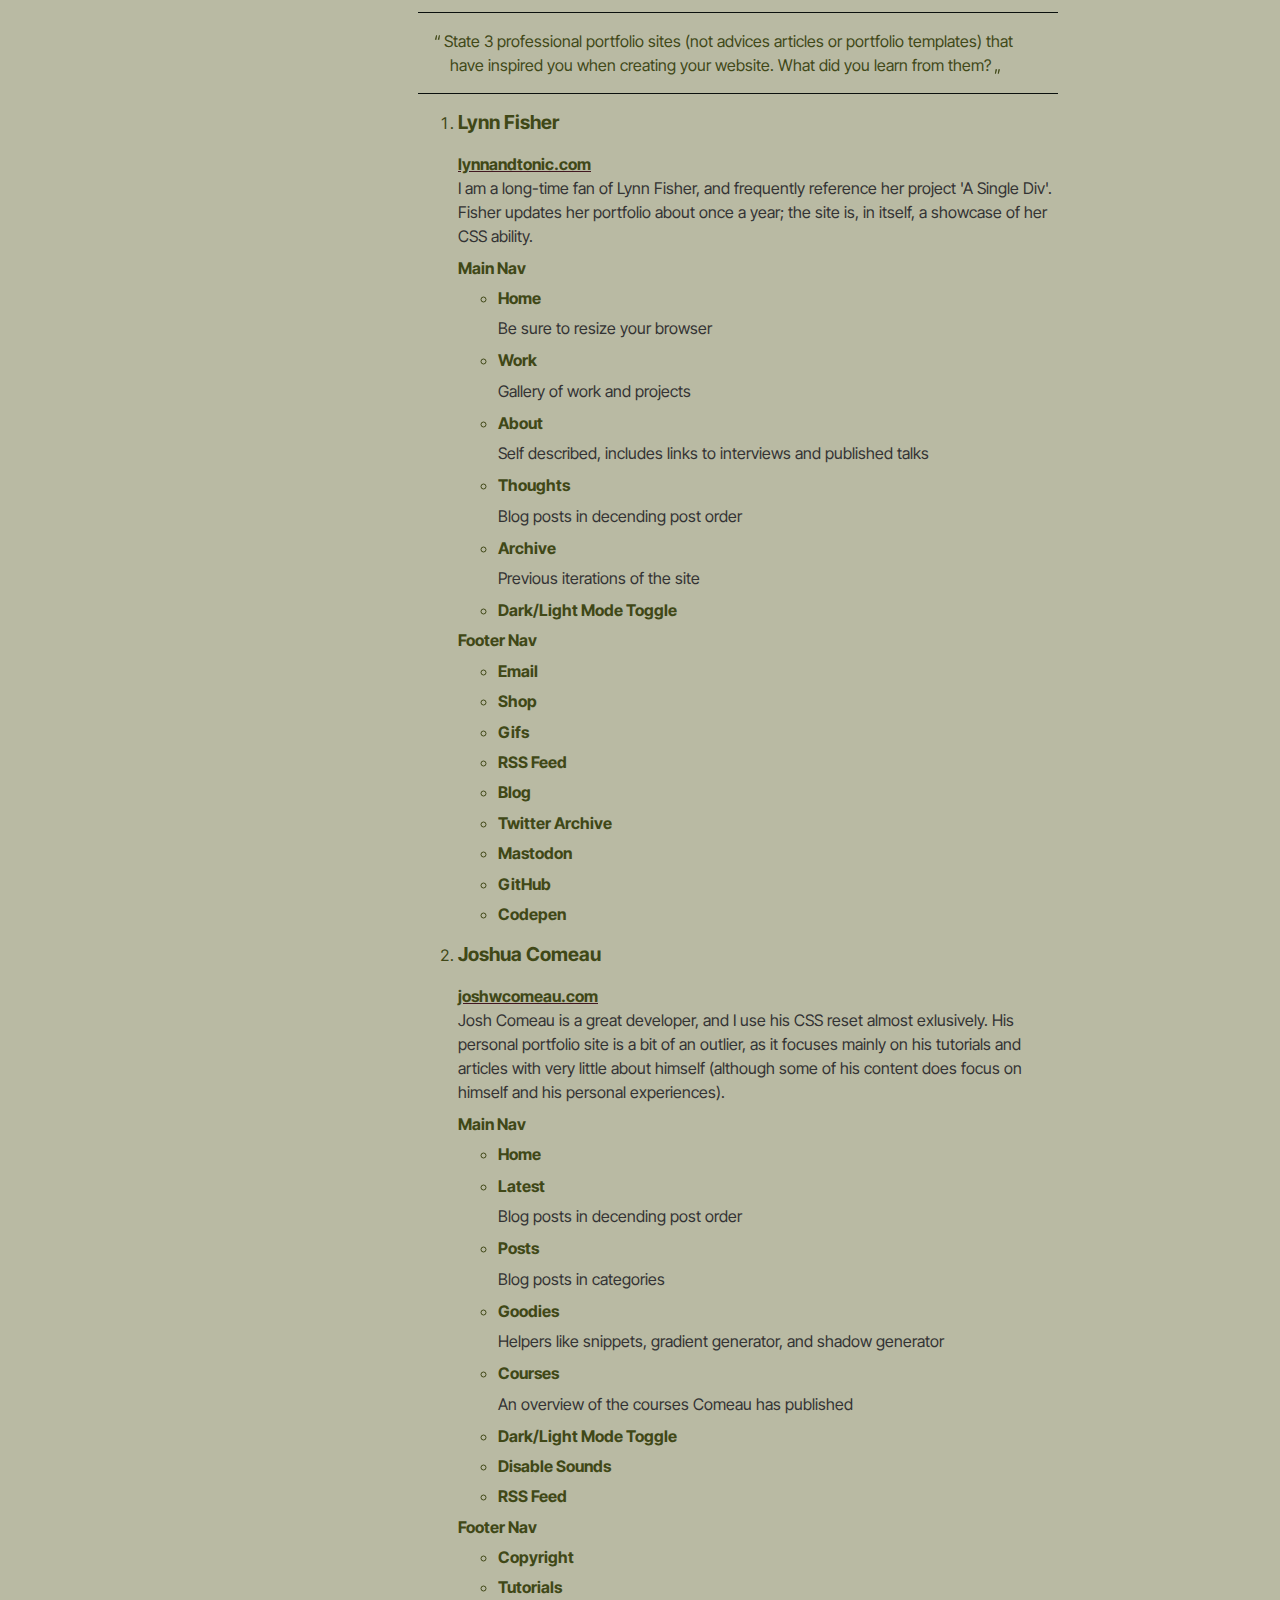
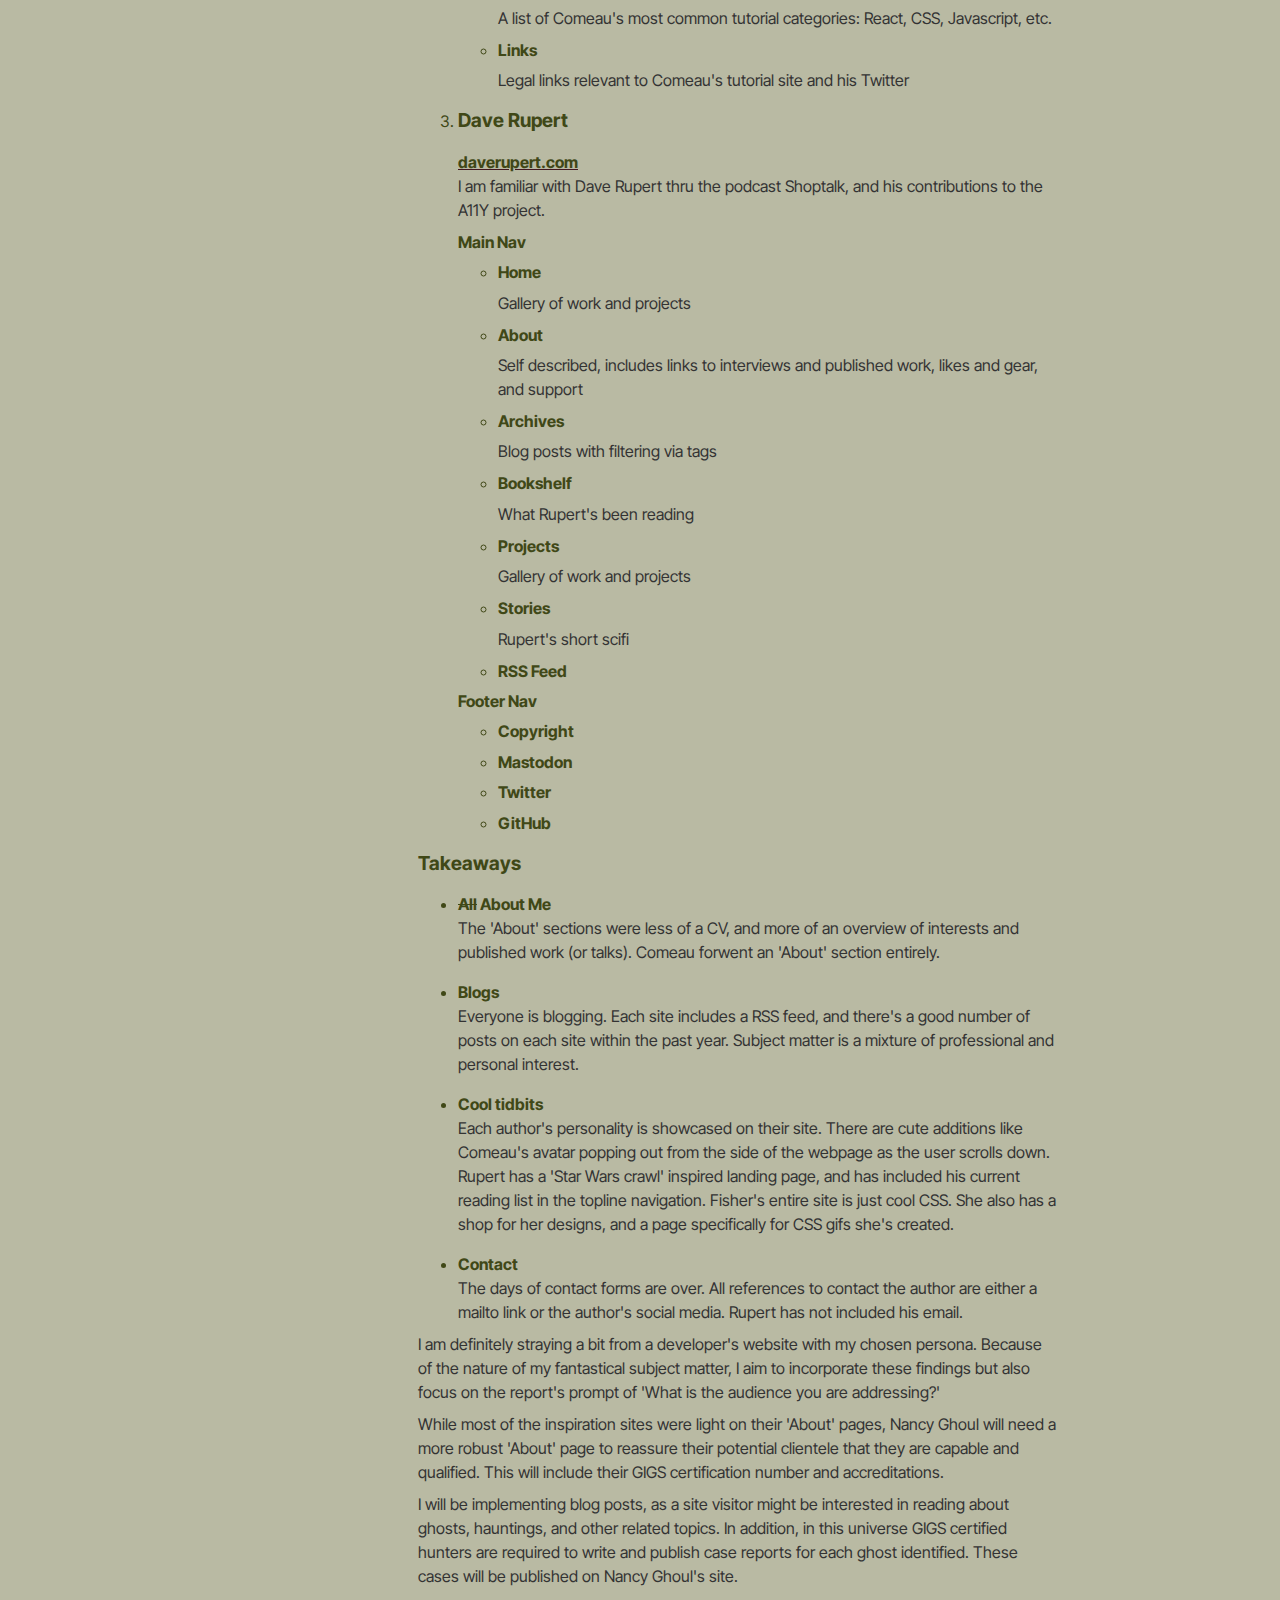
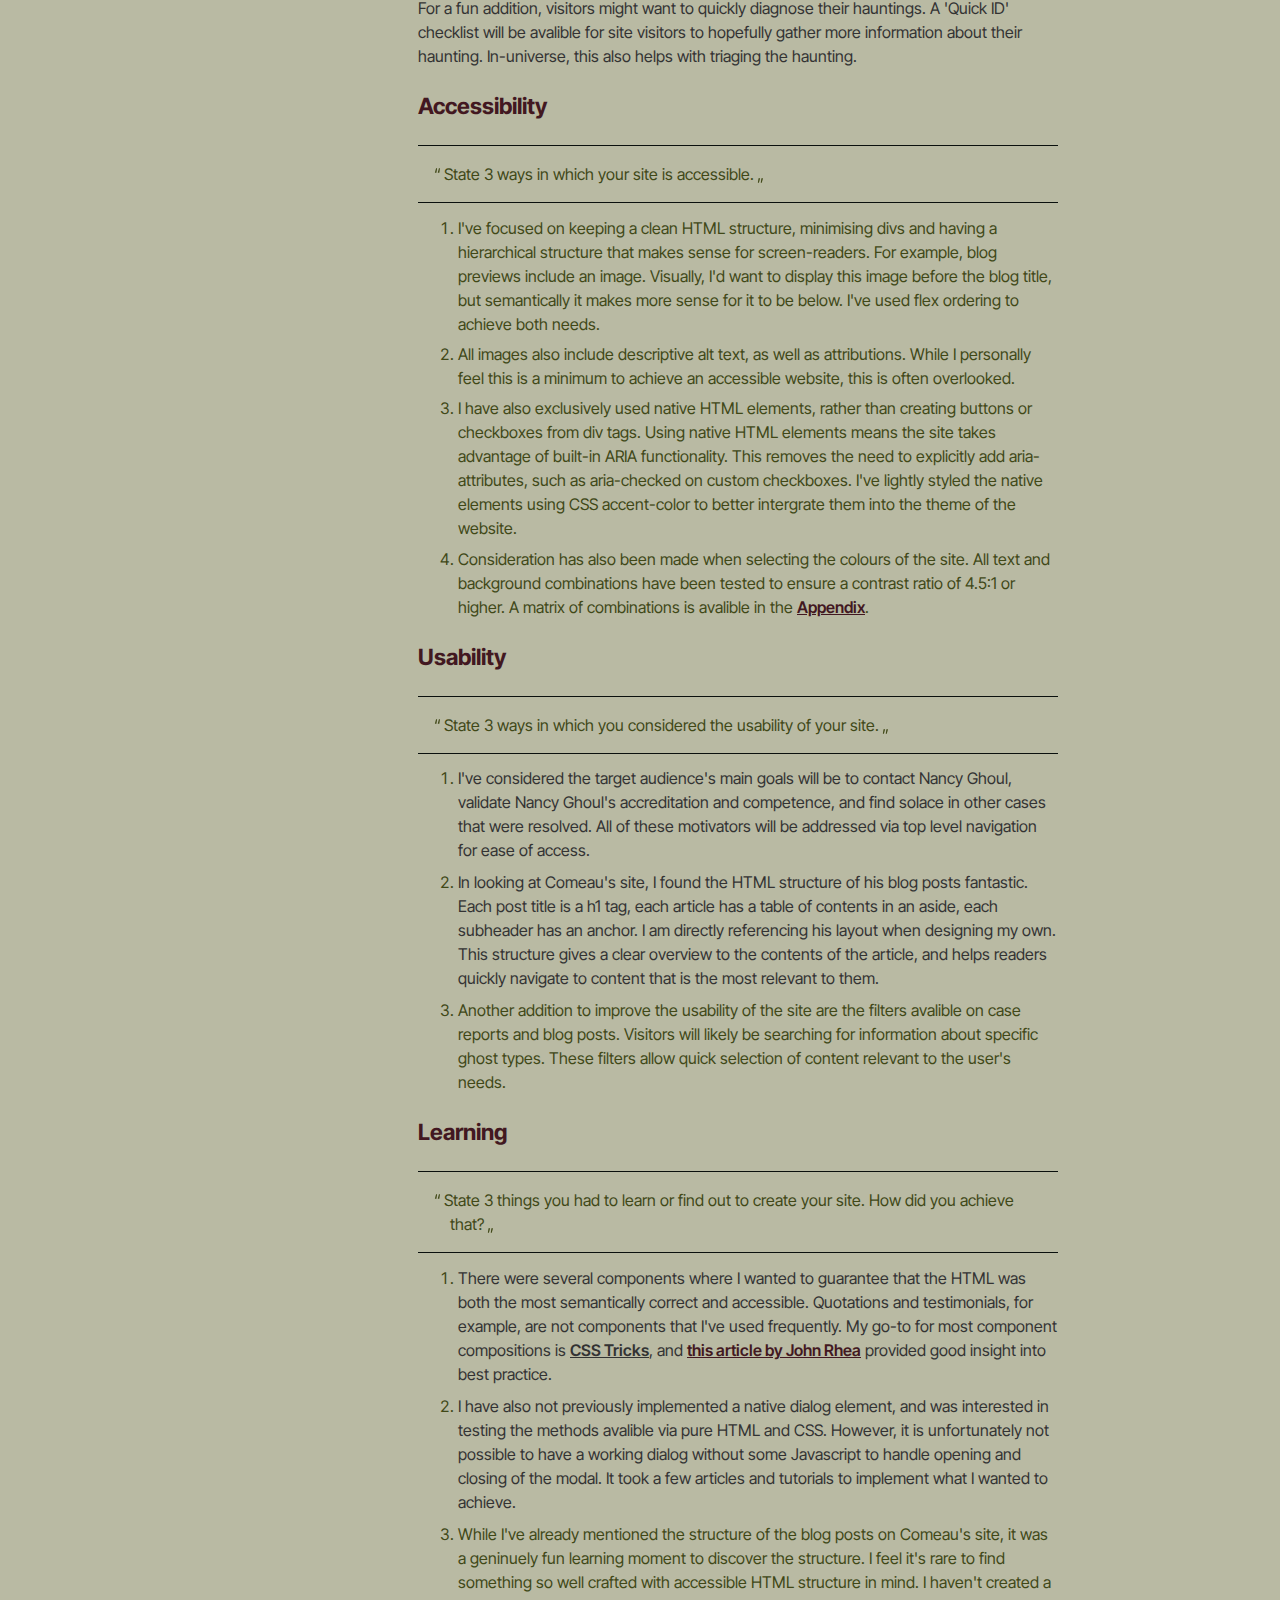
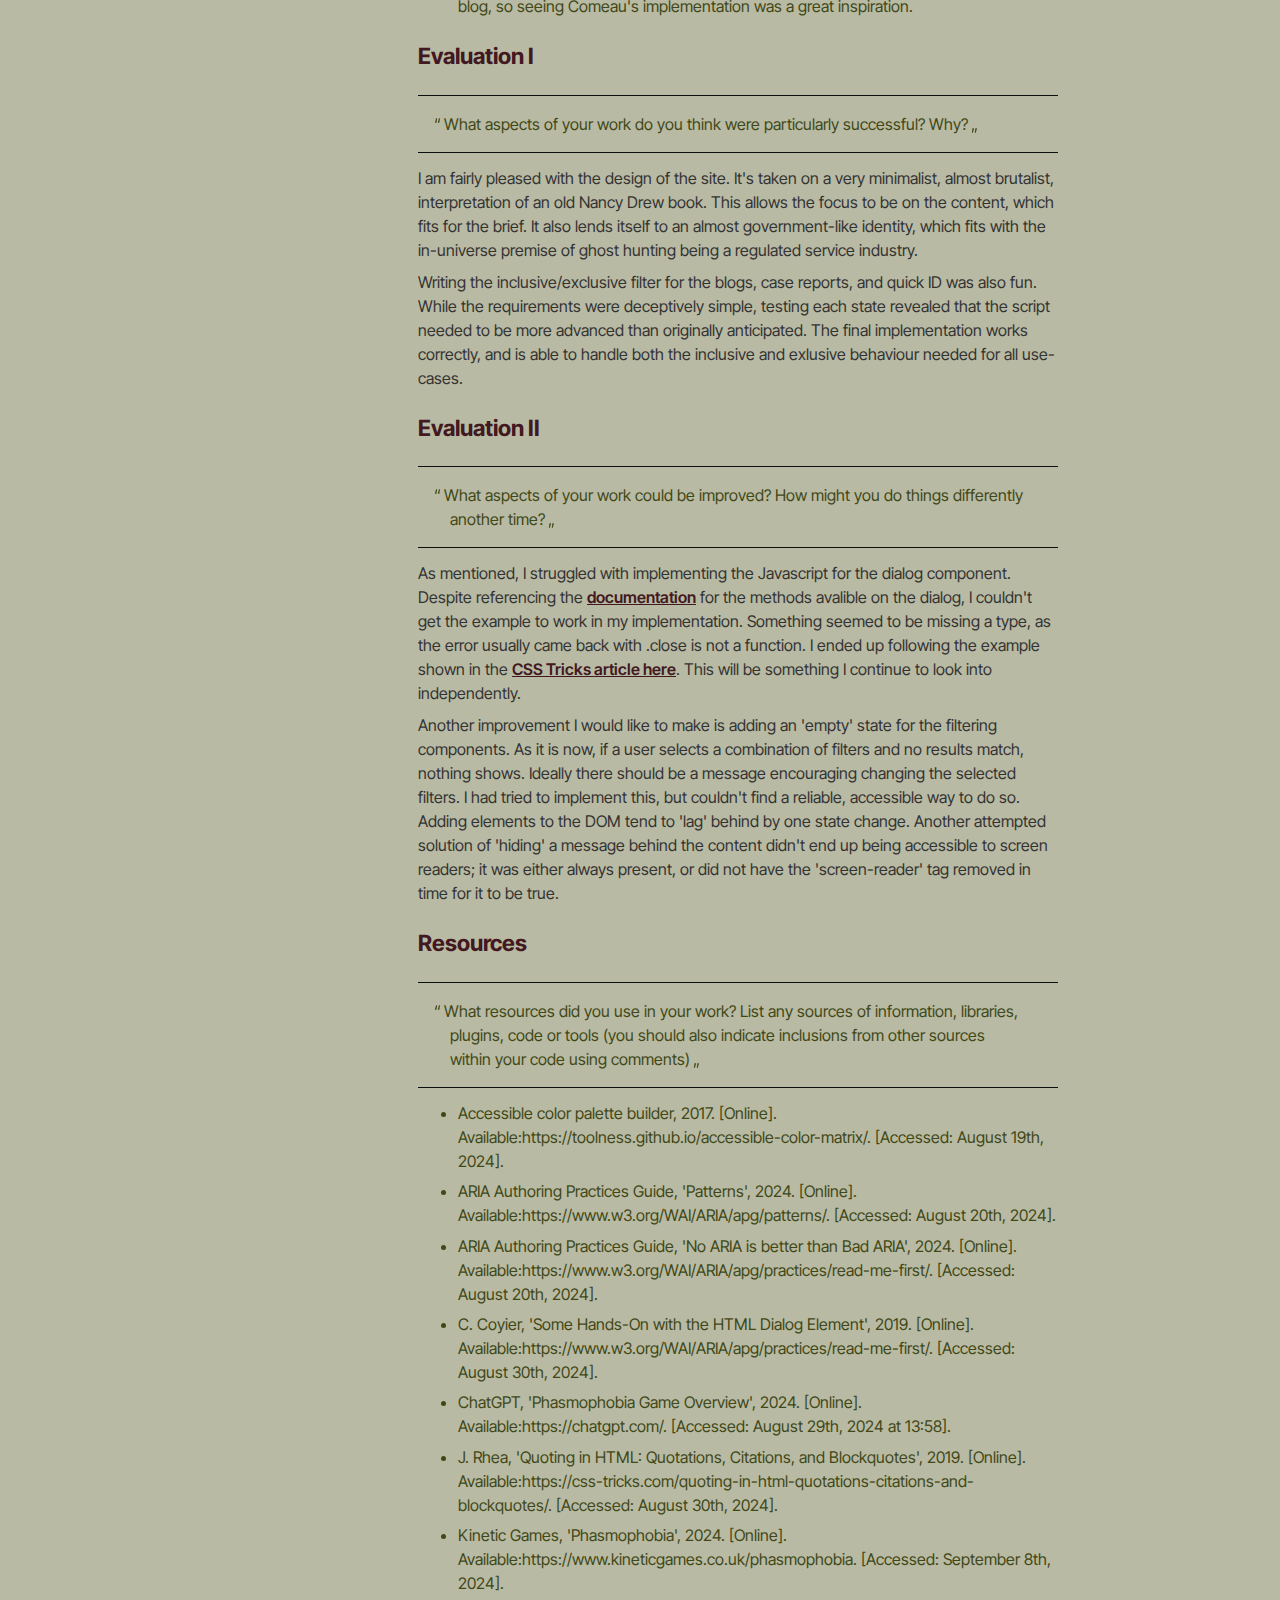
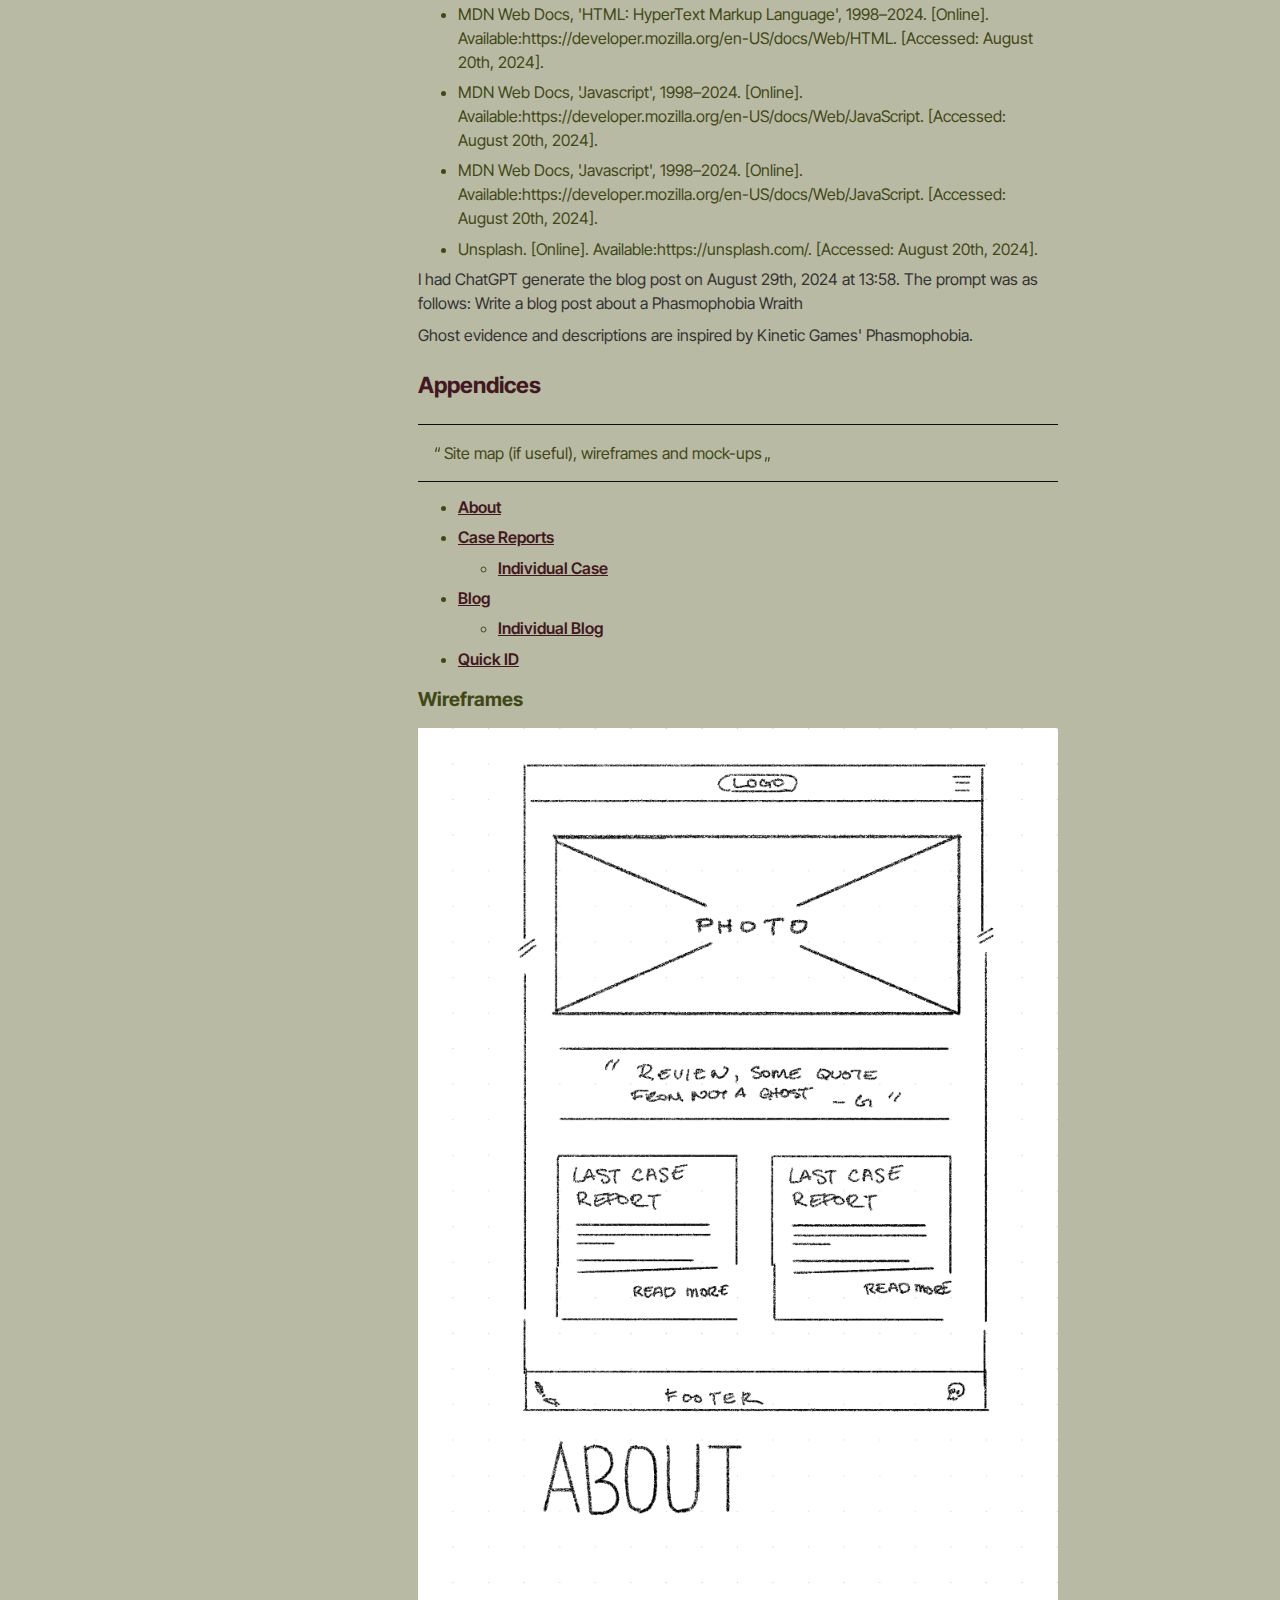
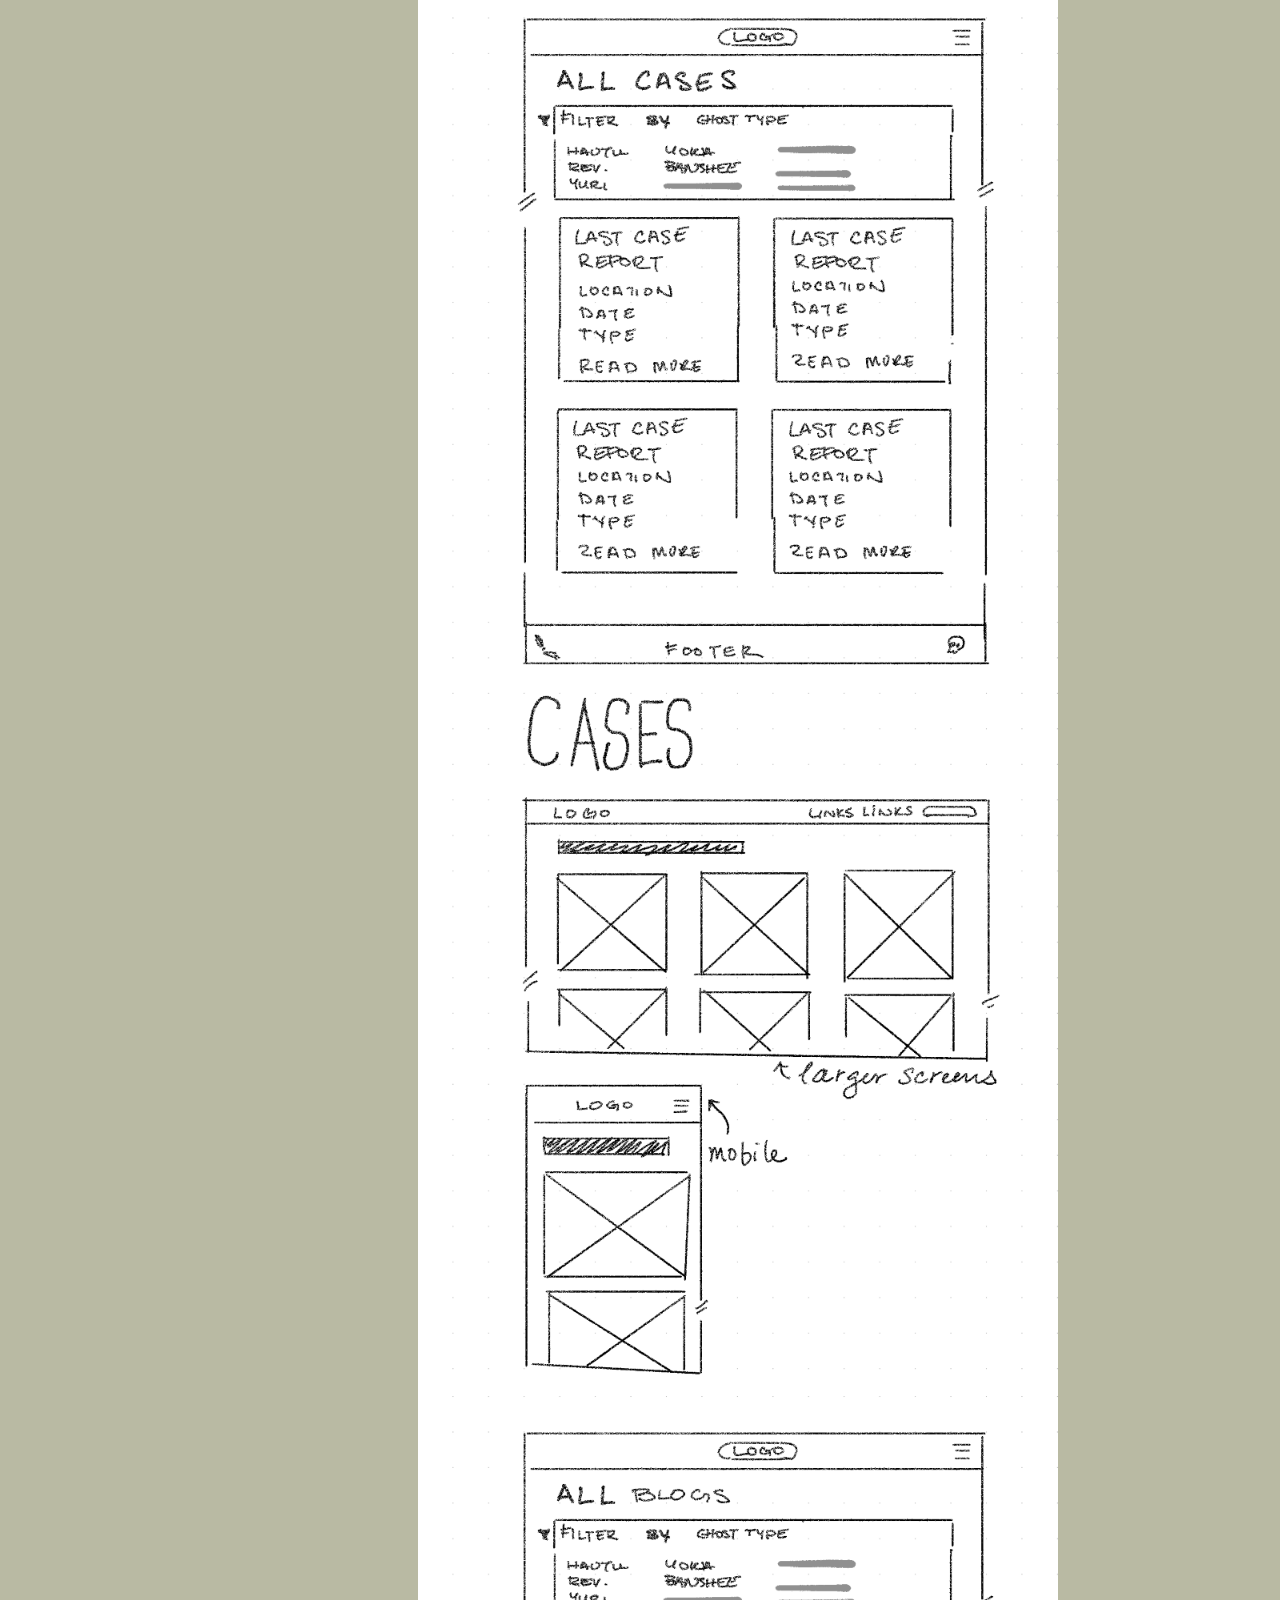
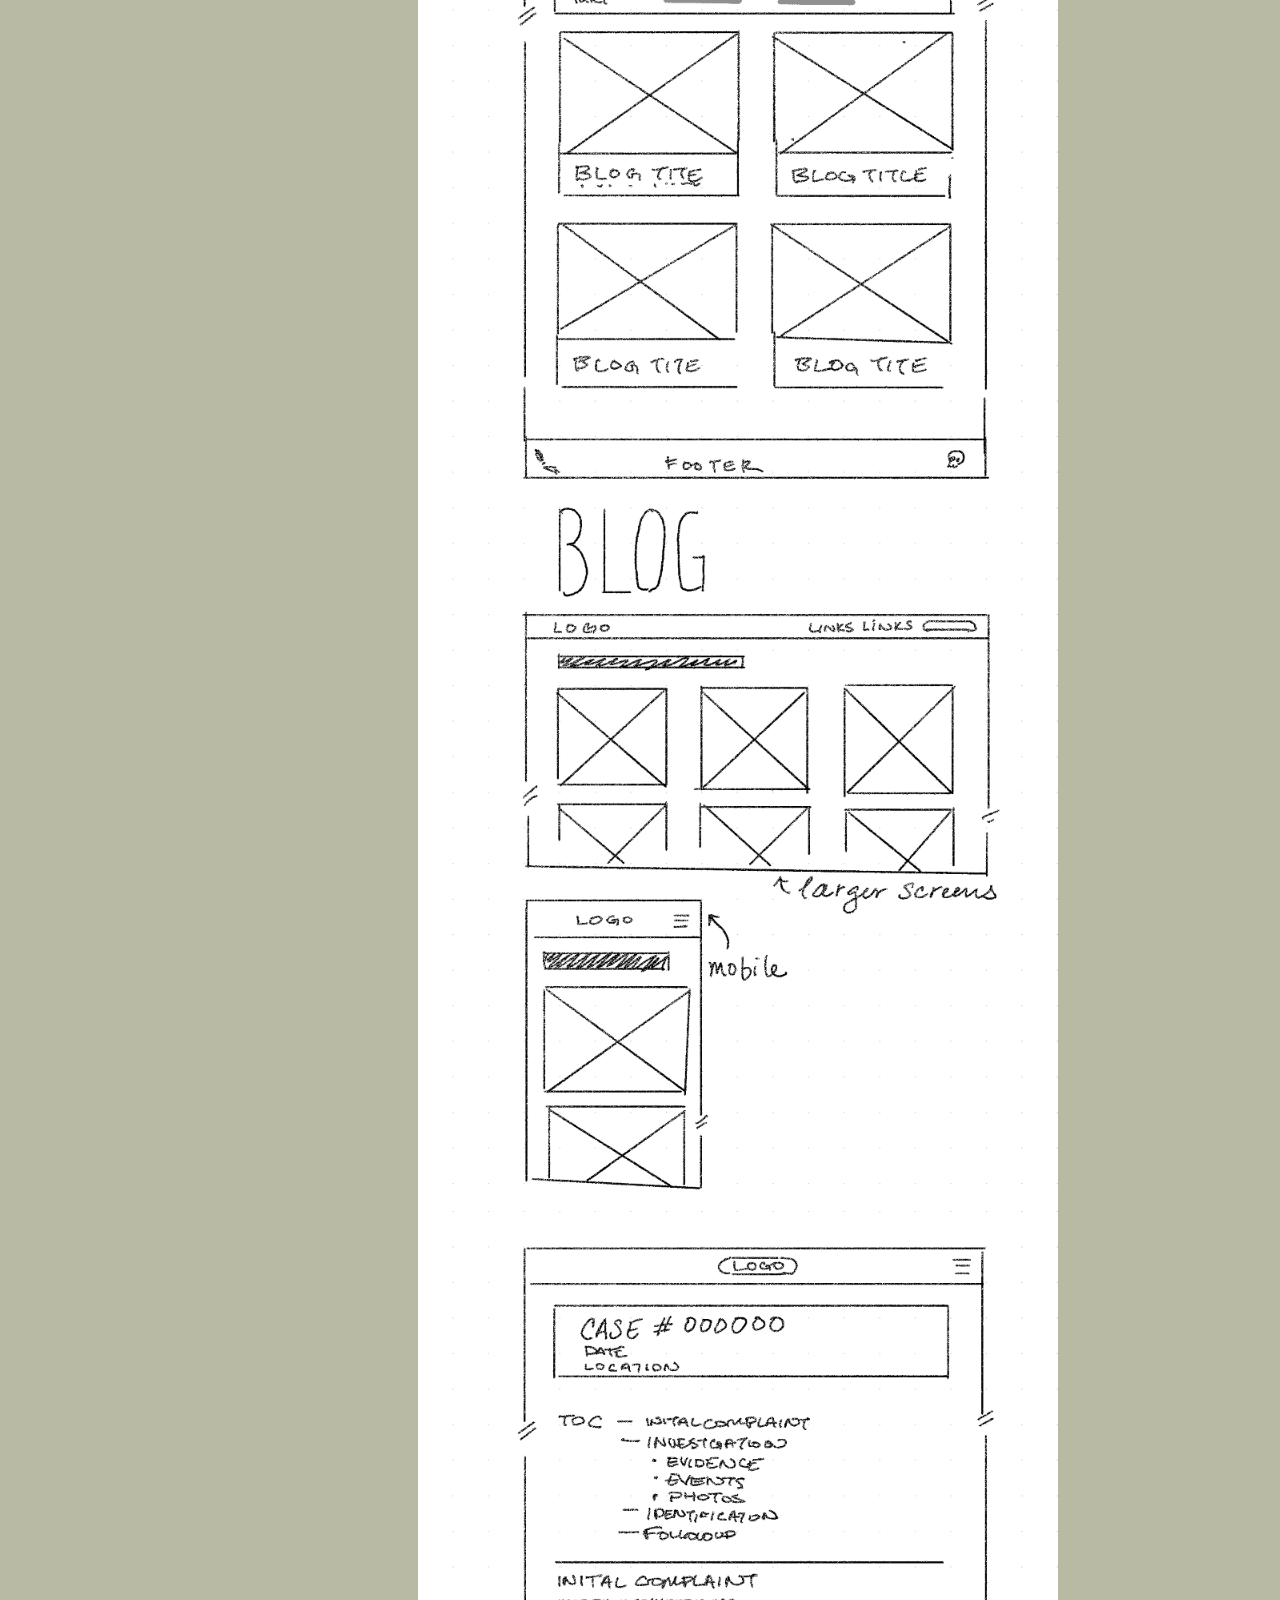
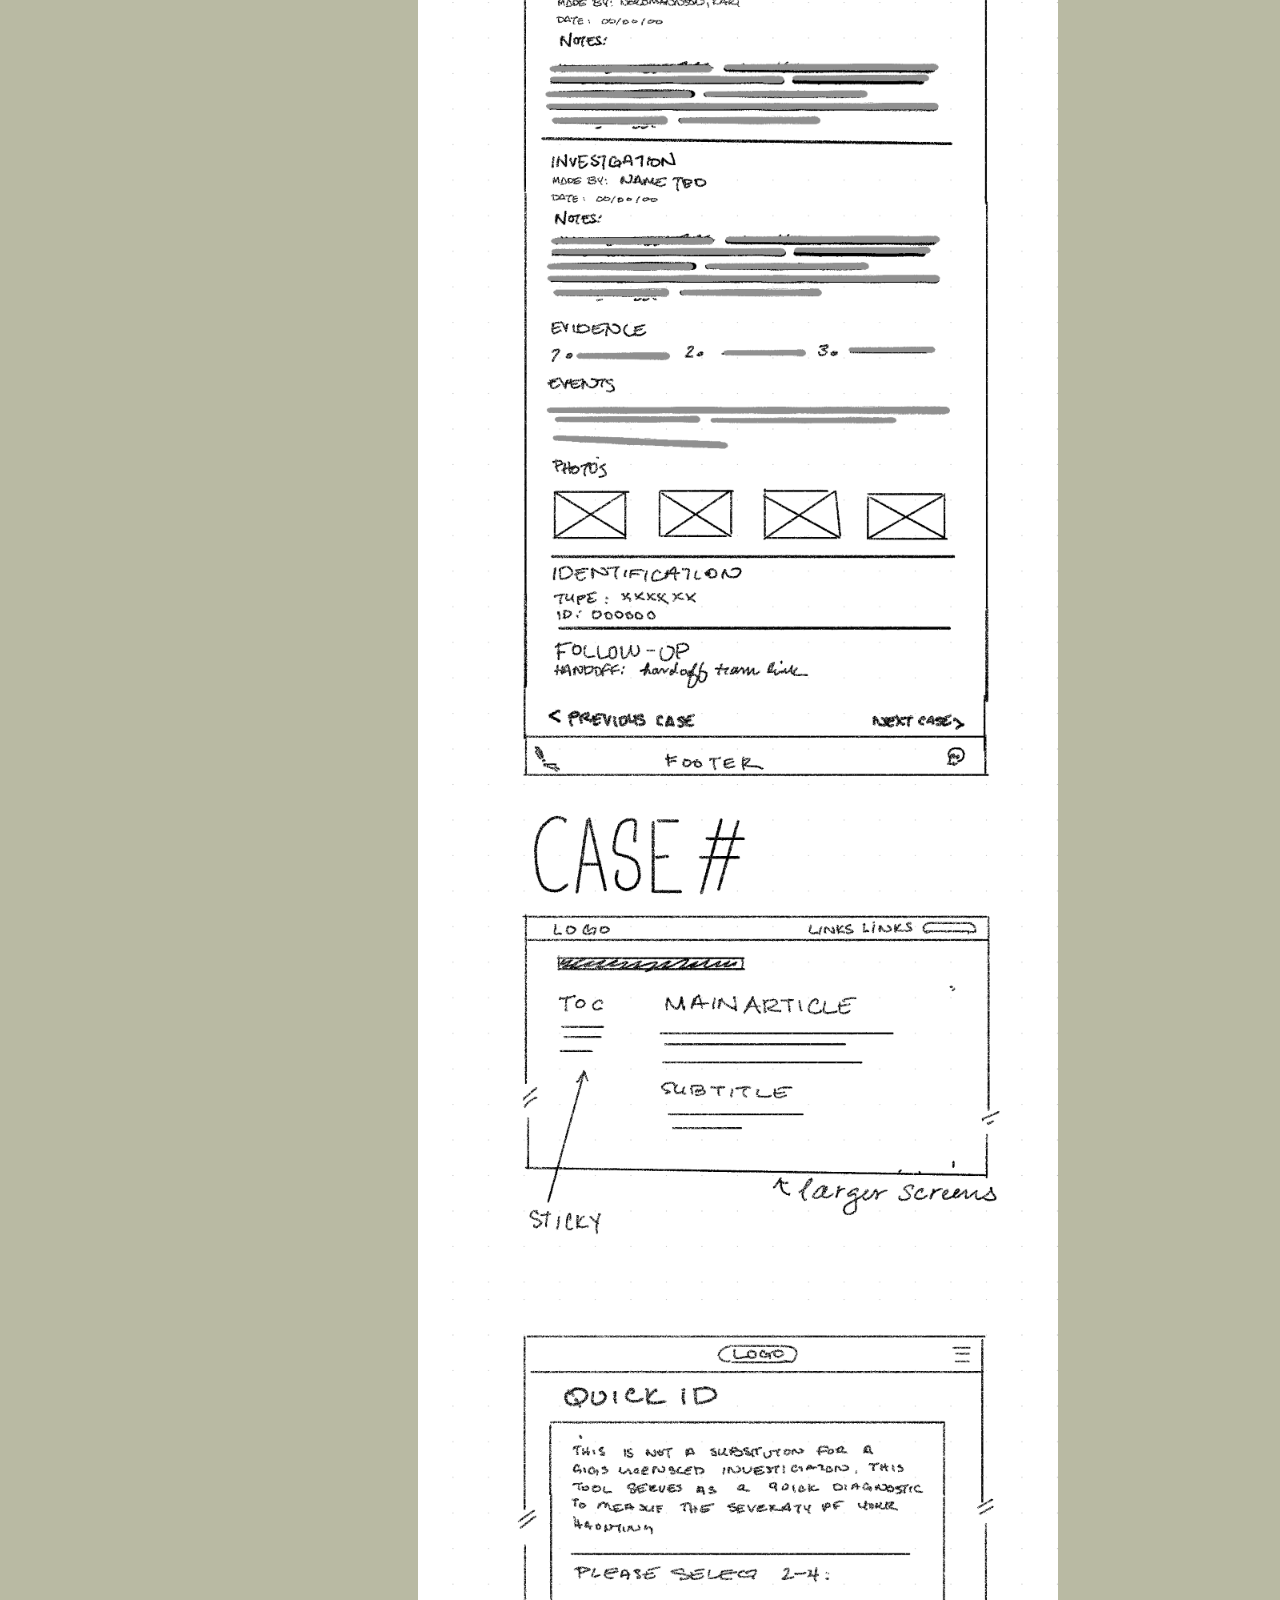
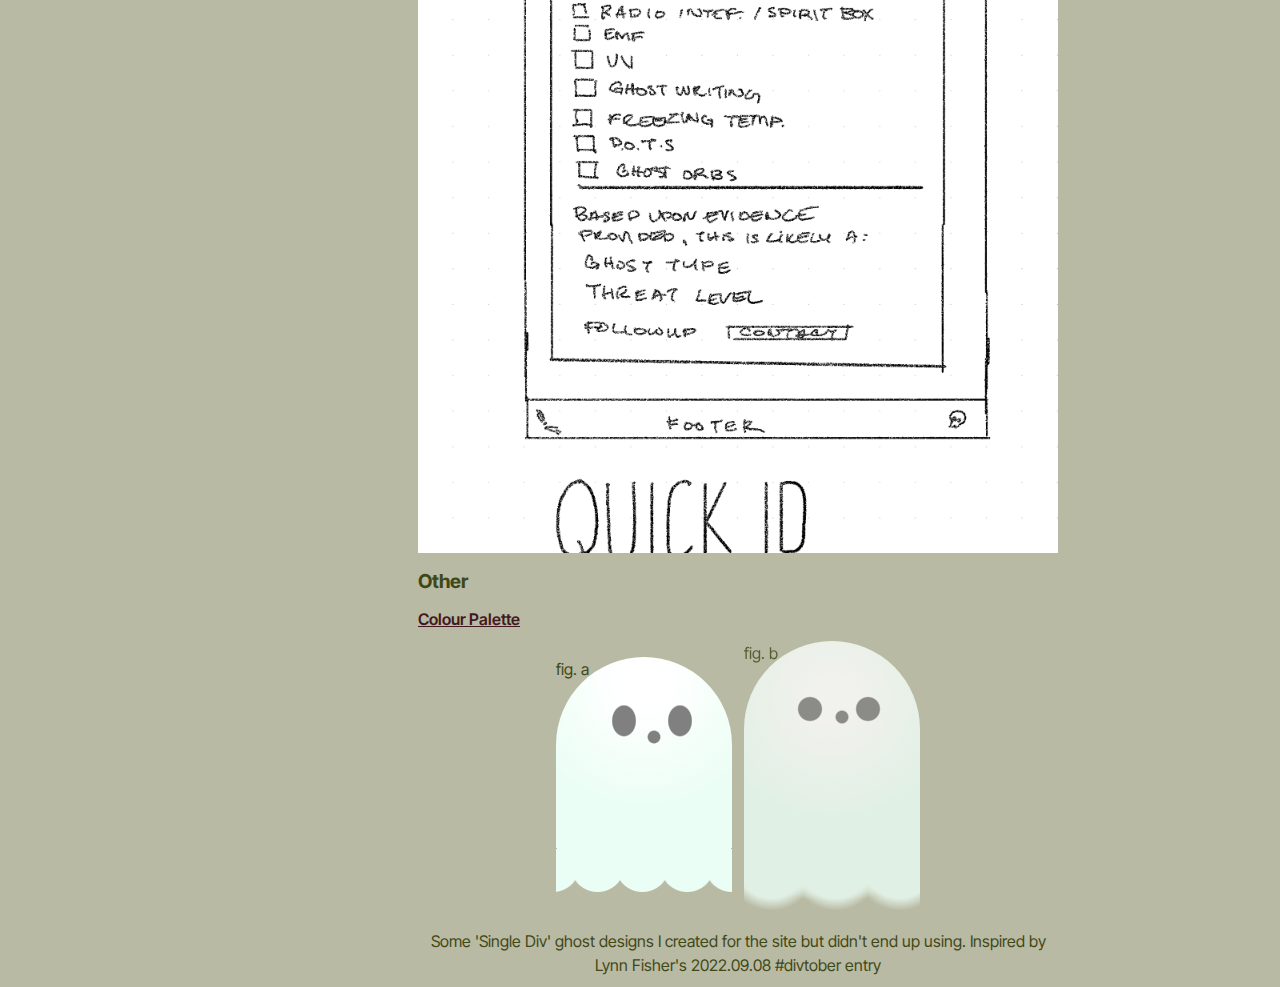
<file: report.html>
<!DOCTYPE html>
<html lang="en-GB">

<head>
    <meta charset="utf-8">
    <meta name="description" content="The project report">
    <meta name="author" content="M. O'Keeffe">
    <meta name="viewport" content="width=device-width,initial-scale=1">
    <title>CM1040 Web Dev | Report</title>
    <!-- Code from fonts.google.com -->
    <link rel="preconnect" href="https://fonts.googleapis.com">
    <link rel="preconnect" href="https://fonts.gstatic.com" crossorigin>
    <link href="https://fonts.googleapis.com/css2?family=Inter+Tight:ital,wght@0,100..900;1,100..900&display=swap"
        rel="stylesheet">
    <!-- End code from fonts.google.com -->
    <link rel="stylesheet" href="./styles/reset.css">
    <link rel="stylesheet" href="./styles/style.css">
</head>
<body>
    <div class="page-title">
        <h1>CM1040 Web Dev: Report</h1>
    </div>
    <main class="post">
        <!-- Table of contents -->
        <aside>
            <h2 id="toc">Table of contents</h2>
            <nav aria-labelledby="toc">
                <a href="#intro">Introduction</a>
                <a href="#inspiration">Inspiration</a>
                <a href="#accessibility">Accessibility</a>
                <a href="#usability">Usability</a>
                <a href="#learning">Learning</a>
                <a href="#evaluation-1">Evaluation I</a>
                <a href="#evaluation-2">Evaluation II</a>
                <a href="#resources">Resources</a>
                <a href="#appendices">Appendices</a>
            </nav>
        </aside>
        <article class="post">
            <a id="intro"><h2>Introduction</h2></a>
            <blockquote>What is the essential story being told by your portfolio site? Describe the version of you that it is about.</blockquote>
            
            <p>In 2034, ghosts are an epidemic haunting homes and businesses. Systems have been put into place to identify and expunge these otherworldly presences. Ghost Identification Specialists are a required first-step in requesting a licensed and insured ghost remediation.</p>
            <p><a href="./index.html">Nancy Ghoul</a> is a Ghost Identification Specialist, licensed thru Ghost Investigators and Graveyard Scouts (GIGS). Their main line of work is to identify ghosts and gather evidence in hauntings, passing their findings off to a GIGS cleanup team.</p>
            <p>This future has largely been inspired by the series <a href="https://en.wikipedia.org/wiki/Lockwood_%26_Co.">Lockwood & Co.</a>, the video game <a href="https://en.wikipedia.org/wiki/Phasmophobia_(video_game)">Phasmaphobia</a>, and <a href="https://x.com/_pocketss/status/1410640623359729665">this comic by artist _pocketss</a>. All ghost types and mechanics described on the site are direct references to their Phasmophobia game versions.</p>
            <blockquote>What is the audience you are addressing? What type of structure did you choose to implement?</blockquote>
            <p>Vistors to the site want help with their ghost-related problems. They are looking for quick, reliable, and GIGS-certified assistance to resolve their hauntings.</p>
            <p>To assure the visitor on Nancy Ghoul's reliablity, links to accreditation and affidavits are avalible on the 'About' page. GIGS mandated reports serve as Nancy Ghoul's portfolio of successfully solved cases. Nancy Ghoul also writes blog articles relevant to their work, and has also provided a Quick ID page to help them triage potential cases.</p>
            <p>The website has a traditional, hierarchical structure. The main navigation in the header provides access to top-level pages, such as the case reports and blog. Access to the subpages (individual case reports or blog posts) is avalible through their respective parent.</p>
            <figure>
            <img src="./assets/img/pocketss_4.jpg" alt="A comic depicting a man sitting on a darkened staircase, his laptop displaying a haunting identification website. A demon causes chaos in the adjacent kitchen, feeding a cat.">
            <figcaption>Pocketss <cite><a href="https://twitter.com/_pocketss/status/1410640623359729665">@_pocketss</a></cite></figcaption>
            </figure>
            
            <a id="inspiration"><h2>Inspiration</h2></a>
            <blockquote>State 3 professional portfolio sites (not advices articles or portfolio templates) that have inspired you when
                creating your website. What did you learn from them?</blockquote>
            <ol>
                <li>
                    <h3>Lynn Fisher</h3>
                    <a href="https://lynnandtonic.com/"><h4>lynnandtonic.com</h4></a>
                    <p>I am a long-time fan of Lynn Fisher, and frequently reference her project 'A Single Div'. Fisher updates her portfolio about once a year; the site is, in itself, a showcase of her CSS ability.</p>
                    <h4>Main Nav</h4>
                    <ul>
                        <li><h5>Home</h5><p> Be sure to resize your browser</p></li>
                        <li><h5>Work</h5><p> Gallery of work and projects</p></li>
                        <li><h5>About</h5><p> Self described, includes links to interviews and published talks</p></li>
                        <li><h5>Thoughts</h5><p> Blog posts in decending post order</p></li>
                        <li><h5>Archive</h5><p> Previous iterations of the site</p></li>
                        <li><h5>Dark/Light Mode Toggle</h5></li>
                    </ul>
                    <h4>Footer Nav</h4>
                    <ul>
                        <li><h5>Email</h5></li>
                        <li><h5>Shop</h5></li>
                        <li><h5>Gifs</h5></li>
                        <li><h5>RSS Feed</h5></li>
                        <li><h5>Blog</h5></li>
                        <li><h5>Twitter Archive</h5></li>
                        <li><h5>Mastodon</h5></li>
                        <li><h5>GitHub</h5></li>
                        <li><h5>Codepen</h5></li>
                    </ul>
                </li>
                <li>
                    <h3>Joshua Comeau</h3>
                    <a href="https://www.joshwcomeau.com/"><h4>joshwcomeau.com</h4></a>
                    <p>Josh Comeau is a great developer, and I use his CSS reset almost exlusively. His personal portfolio site is a bit of an outlier, as it focuses mainly on his tutorials and articles with very little about himself (although some of his content does focus on himself and his personal experiences).</p>
                    <h4>Main Nav</h4>
                    <ul>
                        <li><h5>Home</h5><p></li>
                        <li><h5>Latest</h5><p> Blog posts in decending post order</p></li>
                        <li><h5>Posts</h5><p> Blog posts in categories</p></li>
                        <li><h5>Goodies</h5><p> Helpers like snippets, gradient generator, and shadow generator</p></li>
                        <li><h5>Courses</h5><p> An overview of the courses Comeau has published</p></li>
                        <li><h5>Dark/Light Mode Toggle</h5></li>
                        <li><h5>Disable Sounds</h5></li>
                        <li><h5>RSS Feed</h5></li>
                    </ul>
                    <h4>Footer Nav</h4>
                    <ul>
                        <li><h5>Copyright</h5></li>
                        <li><h5>Tutorials</h5><p>A list of Comeau's most common tutorial categories: React, CSS, Javascript, etc.</p></li>
                        <li><h5>Links</h5><p>Legal links relevant to Comeau's tutorial site and his Twitter</p></li>
                    </ul>
                </li>
                <li>
                    <h3>Dave Rupert</h3>
                    <a href="https://daverupert.com/"><h4>daverupert.com</h4></a>
                    <p>I am familiar with Dave Rupert thru the podcast Shoptalk, and his contributions to the A11Y project.</p>
                    <h4>Main Nav</h4>
                    <ul>
                        <li><h5>Home</h5><p> Gallery of work and projects</p></li>
                        <li><h5>About</h5><p> Self described, includes links to interviews and published work, likes and gear, and support</p></li>
                        <li><h5>Archives</h5><p> Blog posts with filtering via tags</p></li>
                        <li><h5>Bookshelf</h5><p> What Rupert's been reading</p></li>
                        <li><h5>Projects</h5><p> Gallery of work and projects</p></li>
                        <li><h5>Stories</h5><p> Rupert's short scifi</p></li>
                        <li><h5>RSS Feed</h5></li>
                    </ul>
                    <h4>Footer Nav</h4>
                    <ul>
                        <li><h5>Copyright</h5></li>
                        <li><h5>Mastodon</h5></li>
                        <li><h5>Twitter</h5></li>
                        <li><h5>GitHub</h5></li>
                    </ul>
                </li>
            </ol>
            <h3>Takeaways</h3>
            <ul>
                <li>
                    <h4><s>All</s> About Me</h4>
                    <p>The 'About' sections were less of a CV, and more of an overview of interests and published work (or talks). Comeau forwent an 'About' section entirely.</p>
                </li>
                <li>
                    <h4>Blogs</h4>
                    <p>Everyone is blogging. Each site includes a RSS feed, and there's a good number of posts on each site within the past year. Subject matter is a mixture of professional and personal interest.</p>
                </li>
                <li>
                    <h4>Cool tidbits</h4>
                    <p>Each author's personality is showcased on their site. There are cute additions like Comeau's avatar popping out from the side of the webpage as the user scrolls down. Rupert has a 'Star Wars crawl' inspired landing page, and has included his current reading list in the topline navigation. Fisher's entire site is just cool CSS. She also has a shop for her designs, and a page specifically for CSS gifs she's created.</p>
                </li>
                <li>
                    <h4>Contact</h4>
                    <p>The days of contact forms are over. All references to contact the author are either a <code>mailto</code> link or the author's social media. Rupert has not included his email.</p>
                </li>
            </ul>
            
            <p>I am definitely straying a bit from a developer's website with my chosen persona. Because of the nature of my fantastical subject matter, I aim to incorporate these findings but also focus on the report's prompt of 'What is the audience you are addressing?'</p>
            <p>While most of the inspiration sites were light on their 'About' pages, Nancy Ghoul will need a more robust 'About' page to reassure their potential clientele that they are capable and qualified. This will include their GIGS certification number and accreditations.</p>
            <p>I will be implementing blog posts, as a site visitor might be interested in reading about ghosts, hauntings, and other related topics. In addition, in this universe GIGS certified hunters are required to write and publish case reports for each ghost identified. These cases will be published on Nancy Ghoul's site.</p>
            <p>For a fun addition, visitors might want to quickly diagnose their hauntings. A 'Quick ID' checklist will be avalible for site visitors to hopefully gather more information about their haunting. In-universe, this also helps with triaging the haunting.</p>
            <a id="accessibility"><h2>Accessibility</h2></a>
            <blockquote>State 3 ways in which your site is accessible.</blockquote>
            <ol>
                <li>
                    I've focused on keeping a clean HTML structure, minimising divs and having a hierarchical structure that makes sense for screen-readers. For example, blog previews include an image. Visually, I'd want to display this image before the blog title, but semantically it makes more sense for it to be below. I've used flex ordering to achieve both needs.
                </li>
                <li>
                    All images also include descriptive alt text, as well as attributions. While I personally feel this is a minimum to achieve an accessible website, this is often overlooked.
                </li>
                <li>
                    I have also exclusively used native HTML elements, rather than creating buttons or checkboxes from <code>div</code> tags. Using native HTML elements means the site takes advantage of built-in ARIA functionality. This removes the need to explicitly add aria-attributes, such as <code>aria-checked</code> on custom checkboxes. I've lightly styled the native elements using CSS <code>accent-color</code> to better intergrate them into the theme of the website.
                </li>
                <li>
                    Consideration has also been made when selecting the colours of the site. All text and background combinations have been tested to ensure a contrast ratio of 4.5:1 or higher. A matrix of combinations is avalible in the <a href="#appendices">Appendix</a>.
                </li>
            </ol>
            <a id="usability"><h2>Usability</h2></a>
            <blockquote>State 3 ways in which you considered the usability of your site.</blockquote>
            <ol>
                <li>
                    <p>I've considered the target audience's main goals will be to contact Nancy Ghoul, validate Nancy Ghoul's accreditation and competence, and find solace in other cases that were resolved. All of these motivators will be addressed via top level navigation for ease of access.</p>
                </li>
                <li>
                    <p>In looking at Comeau's site, I found the HTML structure of his blog posts fantastic. Each post title is a h1 tag, each article has a table of contents in an aside, each subheader has an anchor. I am directly referencing his layout when designing my own. This structure gives a clear overview to the contents of the article, and helps readers quickly navigate to content that is the most relevant to them.</p>
                </li>
                <li>
                    Another addition to improve the usability of the site are the filters avalible on case reports and blog posts. Visitors will likely be searching for information about specific ghost types. These filters allow quick selection of content relevant to the user's needs.
                </li>
            </ol>
            <a id="learning"><h2>Learning</h2></a>
            <blockquote>State 3 things you had to learn or find out to create your site. How did you achieve that?</blockquote>
            <ol>
                <li>
                    <p>There were several components where I wanted to guarantee that the HTML was both the most semantically correct <em>and</em> accessible. Quotations and testimonials, for example, are not components that I've used frequently. My go-to for most component compositions is <a href="">CSS Tricks</a>, and <a href="https://css-tricks.com/quoting-in-html-quotations-citations-and-blockquotes/">this article by John Rhea</a> provided good insight into best practice.</p>
                </li>
                <li>
                    <p>I have also not previously implemented a native dialog element, and was interested in testing the methods avalible via pure HTML and CSS. However, it is unfortunately not possible to have a working dialog without some Javascript to handle opening and closing of the modal. It took a few articles and tutorials to implement what I wanted to achieve.</p>
                </li>
                <li>
                    While I've already mentioned the structure of the blog posts on Comeau's site, it was a geninuely fun learning moment to discover the structure. I feel it's rare to find something so well crafted with accessible HTML structure in mind. I haven't created a blog, so seeing Comeau's implementation was a great inspiration. 
                </li>
            </ol>
            
            <a id="evaluation-1"><h2>Evaluation I</h2></a>
            <blockquote>What aspects of your work do you think were particularly successful? Why?</blockquote>
            <p>I am fairly pleased with the design of the site. It's taken on a very minimalist, almost brutalist, interpretation of an old Nancy Drew book. This allows the focus to be on the content, which fits for the brief. It also lends itself to an almost government-like identity, which fits with the in-universe premise of ghost hunting being a regulated service industry.</p>
            <p>Writing the inclusive/exclusive filter for the blogs, case reports, and quick ID was also fun. While the requirements were deceptively simple, testing each state revealed that the script needed to be more advanced than originally anticipated. The final implementation works correctly, and is able to handle both the inclusive and exlusive behaviour needed for all use-cases.</p>
            <a id="evaluation-2"><h2>Evaluation II</h2></a>
            <blockquote>What aspects of your work could be improved? How might you do things
                differently another time?</blockquote>
                <p>As mentioned, I struggled with implementing the Javascript for the dialog component. Despite referencing the <a href="https://developer.mozilla.org/en-US/docs/Web/HTML/Element/dialog">documentation</a> for the methods avalible on the <code>dialog</code>, I couldn't get the example to work in my implementation. Something seemed to be missing a type, as the error usually came back with <code>.close is not a function</code>. I ended up following the example shown in the <a href="https://css-tricks.com/some-hands-on-with-the-html-dialog-element/">CSS Tricks article here</a>. This will be something I continue to look into independently.</p>
                <p>Another improvement I would like to make is adding an 'empty' state for the filtering components. As it is now, if a user selects a combination of filters and no results match, nothing shows. Ideally there should be a message encouraging changing the selected filters. I had tried to implement this, but couldn't find a reliable, accessible way to do so. Adding elements to the DOM tend to 'lag' behind by one state change. Another attempted solution of 'hiding' a message behind the content didn't end up being accessible to screen readers; it was either always present, or did not have the 'screen-reader' tag removed in time for it to be true.</p>
            <a id="resources"><h2>Resources</h2></a>
            <blockquote>What resources did you use in your work? List any sources of information, libraries, plugins, code or tools (you
                should also indicate inclusions from other sources within your code using comments)</blockquote>
                <ul>
                    <li>
                        Accessible color palette builder, 2017. [Online]. Available:https://toolness.github.io/accessible-color-matrix/. [Accessed: August 19th, 2024]. 
                    </li>
                    <li>
                        ARIA Authoring Practices Guide, 'Patterns', 2024. [Online]. Available:https://www.w3.org/WAI/ARIA/apg/patterns/. [Accessed: August 20th, 2024]. 
                    </li>
                    <li>
                        ARIA Authoring Practices Guide, 'No ARIA is better than Bad ARIA', 2024. [Online]. Available:https://www.w3.org/WAI/ARIA/apg/practices/read-me-first/. [Accessed: August 20th, 2024]. 
                    </li>
                    <li>
                        C. Coyier, 'Some Hands-On with the HTML Dialog Element', 2019. [Online]. Available:https://www.w3.org/WAI/ARIA/apg/practices/read-me-first/. [Accessed: August 30th, 2024]. 
                    </li>
                    <li>
                        ChatGPT, 'Phasmophobia Game Overview', 2024. [Online]. Available:https://chatgpt.com/. [Accessed: August 29th, 2024 at 13:58]. 
                    </li>
                    <li>
                        J. Rhea, 'Quoting in HTML: Quotations, Citations, and Blockquotes', 2019. [Online]. Available:https://css-tricks.com/quoting-in-html-quotations-citations-and-blockquotes/. [Accessed: August 30th, 2024]. 
                    </li>
                    <li>
                        Kinetic Games, 'Phasmophobia', 2024. [Online]. Available:https://www.kineticgames.co.uk/phasmophobia. [Accessed: September 8th, 2024]. 
                    </li>
                    <li>
                        MDN Web Docs, 'HTML: HyperText Markup Language', 1998–2024. [Online]. Available:https://developer.mozilla.org/en-US/docs/Web/HTML. [Accessed: August 20th, 2024]. 
                    </li>
                    <li>
                        MDN Web Docs, 'Javascript', 1998–2024. [Online]. Available:https://developer.mozilla.org/en-US/docs/Web/JavaScript. [Accessed: August 20th, 2024]. 
                    </li>
                    <li>
                        MDN Web Docs, 'Javascript', 1998–2024. [Online]. Available:https://developer.mozilla.org/en-US/docs/Web/JavaScript. [Accessed: August 20th, 2024]. 
                    </li>
                    <li>
                        Unsplash. [Online]. Available:https://unsplash.com/. [Accessed: August 20th, 2024]. 
                    </li>
                </ul>
            <p>I had ChatGPT generate the blog post on <time datetime="2034-08-29T13:58Z"> August 29th, 2024 at 13:58</time>. The prompt was as follows: <em>Write a blog post about a Phasmophobia Wraith</em></p>
            <p>Ghost evidence and descriptions are inspired by Kinetic Games' Phasmophobia.</p>
            <a id="appendices"><h2>Appendices</h2></a>
            <blockquote>Site map (if useful), wireframes and mock-ups</blockquote>
            <ul>
                <li><a href="./index.html">About</a></li>
                <li><a href="./cases.html">Case Reports</a></li>
                <ul>
                    <li><a href="./cases/000001.html">Individual Case</a></li>
                </ul>
                <li><a href="./blog.html">Blog</a></li>
                <ul>
                    <li><a href="./blog/ghost-guide-wraith.html">Individual Blog</a></li>
                </ul>
                <li><a href="./quickID.html">Quick ID</a></li>
            </ul>
            <h3>Wireframes</h3>
            <img src="./assets/img/wireframes-1.png" alt="Wireframe of the About page">
            <img src="./assets/img/wireframes-2.png" alt="Wireframe of the Cases page">
            <img src="./assets/img/wireframes-3.png" alt="Wireframe of the Blog page">
            <img src="./assets/img/wireframes-4.png" alt="Wireframe of a Case Report">
            <img src="./assets/img/wireframes-5.png" alt="Wireframe of the Quick ID page">
            <h3>Other</h3>
            <a href="https://toolness.github.io/accessible-color-matrix/?n=highlight&n=white&n=low%20contrast&n=high%20contrast&n=alt%20high%20contrast&n=black&v=E2EF70&v=EBF5EE&v=B9BAA3&v=37392E&v=421821&v=0A100D" target="_blank">Colour Palette</a>
            <img src="./assets/img/accessible-color-matrix.png" alt="A matrix of the suggested colour palette and their AA accessible combinations" loading="lazy">
              <figure>
                <div class='ghost-a'>fig. a</div>
                <div class='ghost-b'>fig. b</div>
                <figcaption>Some 'Single Div' ghost designs I created for the site but didn't end up using. Inspired by Lynn Fisher's 2022.09.08 #divtober entry</figcaption>
              </figure>
        </article>
    </main>
</body>
</html>
</file>
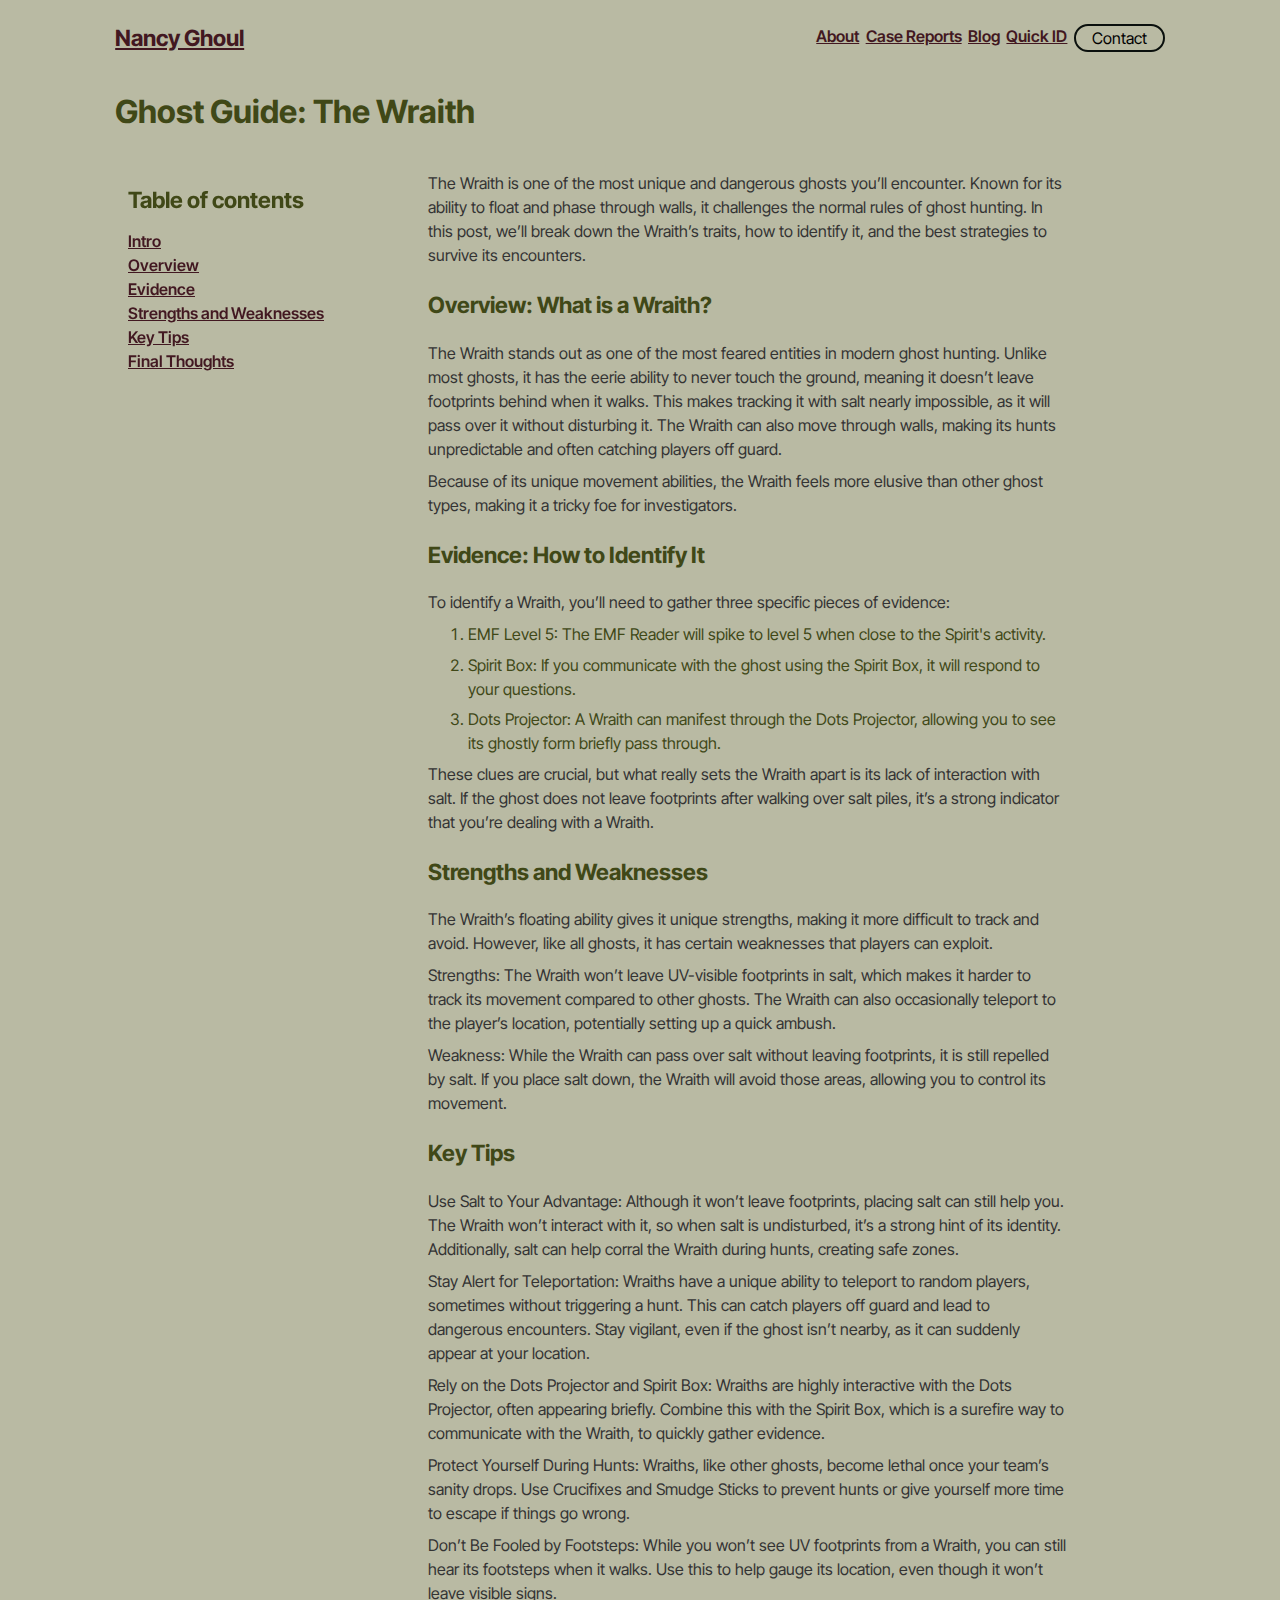
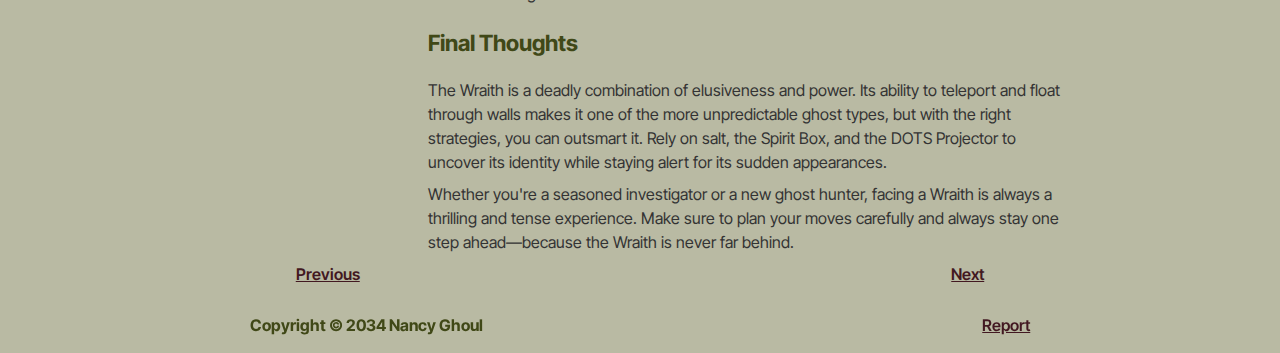
<file: blog/ghost-guide-wraith.html>
<!DOCTYPE html>
<html lang="en-GB">

<head>
    <meta charset="utf-8">
    <meta name="description" content="The Blog">
    <meta name="keywords" content="ghosts, blog, GIGS, Nancy Ghoul">
    <meta name="author" content="Nancy Ghoul">
    <meta name="viewport" content="width=device-width, initial-scale=1.0">
    <title>Nancy Ghoul | Ghost Guide Wraith</title>
    <!-- Code from fonts.google.com -->
    <link rel="preconnect" href="https://fonts.googleapis.com">
    <link rel="preconnect" href="https://fonts.gstatic.com" crossorigin>
    <link href="https://fonts.googleapis.com/css2?family=Inter+Tight:ital,wght@0,100..900;1,100..900&display=swap"
        rel="stylesheet">
    <!-- End code from fonts.google.com -->
    <link rel="stylesheet" href="../styles/reset.css">
    <link rel="stylesheet" href="../styles/style.css">
    <script src="../assets/js/menu.js"></script>
    <script>
        handleMenu();
    </script>
</head>

<body>
    <header>
        <a href="../index.html">
            <h2>Nancy Ghoul</h2>
        </a>
        <nav id="main-menu">
            <ul role="menu" id="main-menu-list" class="mobile-hidden">
                <li role="none" class="mobile-only"><a role="menuitem" href="../index.html">Main</a></li>
                <li role="none"><a role="menuitem" href="../index.html">About</a></li>
                <li role="none"><a role="menuitem" href="../cases.html">Case Reports</a></li>
                <li role="none"><a role="menuitem" href="../blog.html">Blog</a></li>
                <li role="none"><a role="menuitem" href="../quickID.html">Quick ID</a></li>
                <li role="none"><button id="dialog-open" onclick="window.contact.showModal()">Contact</button></li>
            </ul>
            <button class="menu-toggle mobile-only" id="main-menu-toggle">Menu</button>
        </nav>
    </header>
    <!-- Contact dialog -->
    <dialog id="contact" aria-labelledby="dialog-title" aria-describedby="dialog-description">
        <h2 id="dialog-title">Do you need help with a haunting?</h2>
        <p id="dialog-description">
            In order to correctly prioritise hauntings, please consider if you need immediate attention. <br> If you're
            unsure about the severity of your case, please consult the <a href="../quickID.html">Quick ID Tool</a>.</p>
        <p>For immediate assistance, call: <a href="tel:+0000000000">000-00-000</a>
        </p>
        <p>For lower priority hauntings, please email: <a href="mailto:NancyGhoul@GIGS.com">NancyGhoul@GIGS.com</a> </p>
        <button id="dialog-close" onclick="window.contact.close()" autofocus>Close</button>
    </dialog>
    <!-- End contact dialog -->    <div class="page-title">
        <h1>Ghost Guide: The Wraith</h1>
    </div>
    <main class="post">
        <!-- Table of contents -->
        <aside>
            <h2 id="toc">Table of contents</h2>
            <nav aria-labelledby="toc">
                <a href="#1">Intro</a>
                <a href="#2">Overview</a>
                <a href="#3">Evidence</a>
                <a href="#4">Strengths and Weaknesses</a>
                <a href="#5">Key Tips</a>
                <a href="#6">Final Thoughts</a>
            </nav>
        </aside>
        <!-- Start of blog -->
        <article class="post">
            <p id="1">The Wraith is one of the most unique and dangerous ghosts you’ll encounter. Known for its ability to float and phase through walls, it challenges the normal rules of ghost hunting. In this post, we’ll break down the Wraith’s traits, how to identify it, and the best strategies to survive its encounters.</p>

            <h2 id="2">Overview: What is a Wraith?</h2>
            <p>The Wraith stands out as one of the most feared entities in modern ghost hunting. Unlike most ghosts, it has the eerie ability to never touch the ground, meaning it doesn’t leave footprints behind when it walks. This makes tracking it with salt nearly impossible, as it will pass over it without disturbing it. The Wraith can also move through walls, making its hunts unpredictable and often catching players off guard.</p>
            <p>Because of its unique movement abilities, the Wraith feels more elusive than other ghost types, making it a tricky foe for investigators.</p>

            <h2 id="3">Evidence: How to Identify It</h2>
            <p>To identify a Wraith, you’ll need to gather three specific pieces of evidence:</p>
            <ol>
            <li>EMF Level 5: The EMF Reader will spike to level 5 when close to the Spirit's activity.</li>
            <li>Spirit Box: If you communicate with the ghost using the Spirit Box, it will respond to your questions.</li>
            <li>Dots Projector: A Wraith can manifest through the Dots Projector, allowing you to see its ghostly form briefly pass through.</li>
            </ol>
            <p>These clues are crucial, but what really sets the Wraith apart is its lack of interaction with salt. If the ghost does not leave footprints after walking over salt piles, it’s a strong indicator that you’re dealing with a Wraith.</p>

            <h2 id="4">Strengths and Weaknesses</h2>
            <p>The Wraith’s floating ability gives it unique strengths, making it more difficult to track and avoid. However, like all ghosts, it has certain weaknesses that players can exploit.</p>
            <p>Strengths: The Wraith won’t leave UV-visible footprints in salt, which makes it harder to track its movement compared to other ghosts. The Wraith can also occasionally teleport to the player’s location, potentially setting up a quick ambush.</p>
            <p>Weakness: While the Wraith can pass over salt without leaving footprints, it is still repelled by salt. If you place salt down, the Wraith will avoid those areas, allowing you to control its movement.</p>
            <h2 id="5">Key Tips</h2>
            <p>Use Salt to Your Advantage: Although it won’t leave footprints, placing salt can still help you. The Wraith won’t interact with it, so when salt is undisturbed, it’s a strong hint of its identity. Additionally, salt can help corral the Wraith during hunts, creating safe zones.</p>

            <p>Stay Alert for Teleportation: Wraiths have a unique ability to teleport to random players, sometimes without triggering a hunt. This can catch players off guard and lead to dangerous encounters. Stay vigilant, even if the ghost isn’t nearby, as it can suddenly appear at your location.</p>

            <p>Rely on the Dots Projector and Spirit Box: Wraiths are highly interactive with the Dots Projector, often appearing briefly. Combine this with the Spirit Box, which is a surefire way to communicate with the Wraith, to quickly gather evidence.</p>

            <p>Protect Yourself During Hunts: Wraiths, like other ghosts, become lethal once your team’s sanity drops. Use Crucifixes and Smudge Sticks to prevent hunts or give yourself more time to escape if things go wrong.</p>

            <p>Don’t Be Fooled by Footsteps: While you won’t see UV footprints from a Wraith, you can still hear its footsteps when it walks. Use this to help gauge its location, even though it won’t leave visible signs.</p>

            <h2 id="6">Final Thoughts</h2>
            <p>The Wraith is a deadly combination of elusiveness and power. Its ability to teleport and float through walls makes it one of the more unpredictable ghost types, but with the right strategies, you can outsmart it. Rely on salt, the Spirit Box, and the DOTS Projector to uncover its identity while staying alert for its sudden appearances.</p>

            <p>Whether you're a seasoned investigator or a new ghost hunter, facing a Wraith is always a thrilling and tense experience. Make sure to plan your moves carefully and always stay one step ahead—because the Wraith is never far behind.</p>
        </article>
        <!-- End of blog -->
    </main>
    <div class="page-turn">
        <a href="./ghost-guide-wraith.html">Previous</a> <!-- Prev. Blog -->
        <a href="./ghost-guide-wraith.html">Next</a> <!-- Next Blog -->
    </div>
    <footer>
        <h4>Copyright © 2034 Nancy Ghoul</h4>
        <a href="../report.html">Report</a>
    </footer>
</body>

</html>
</file>
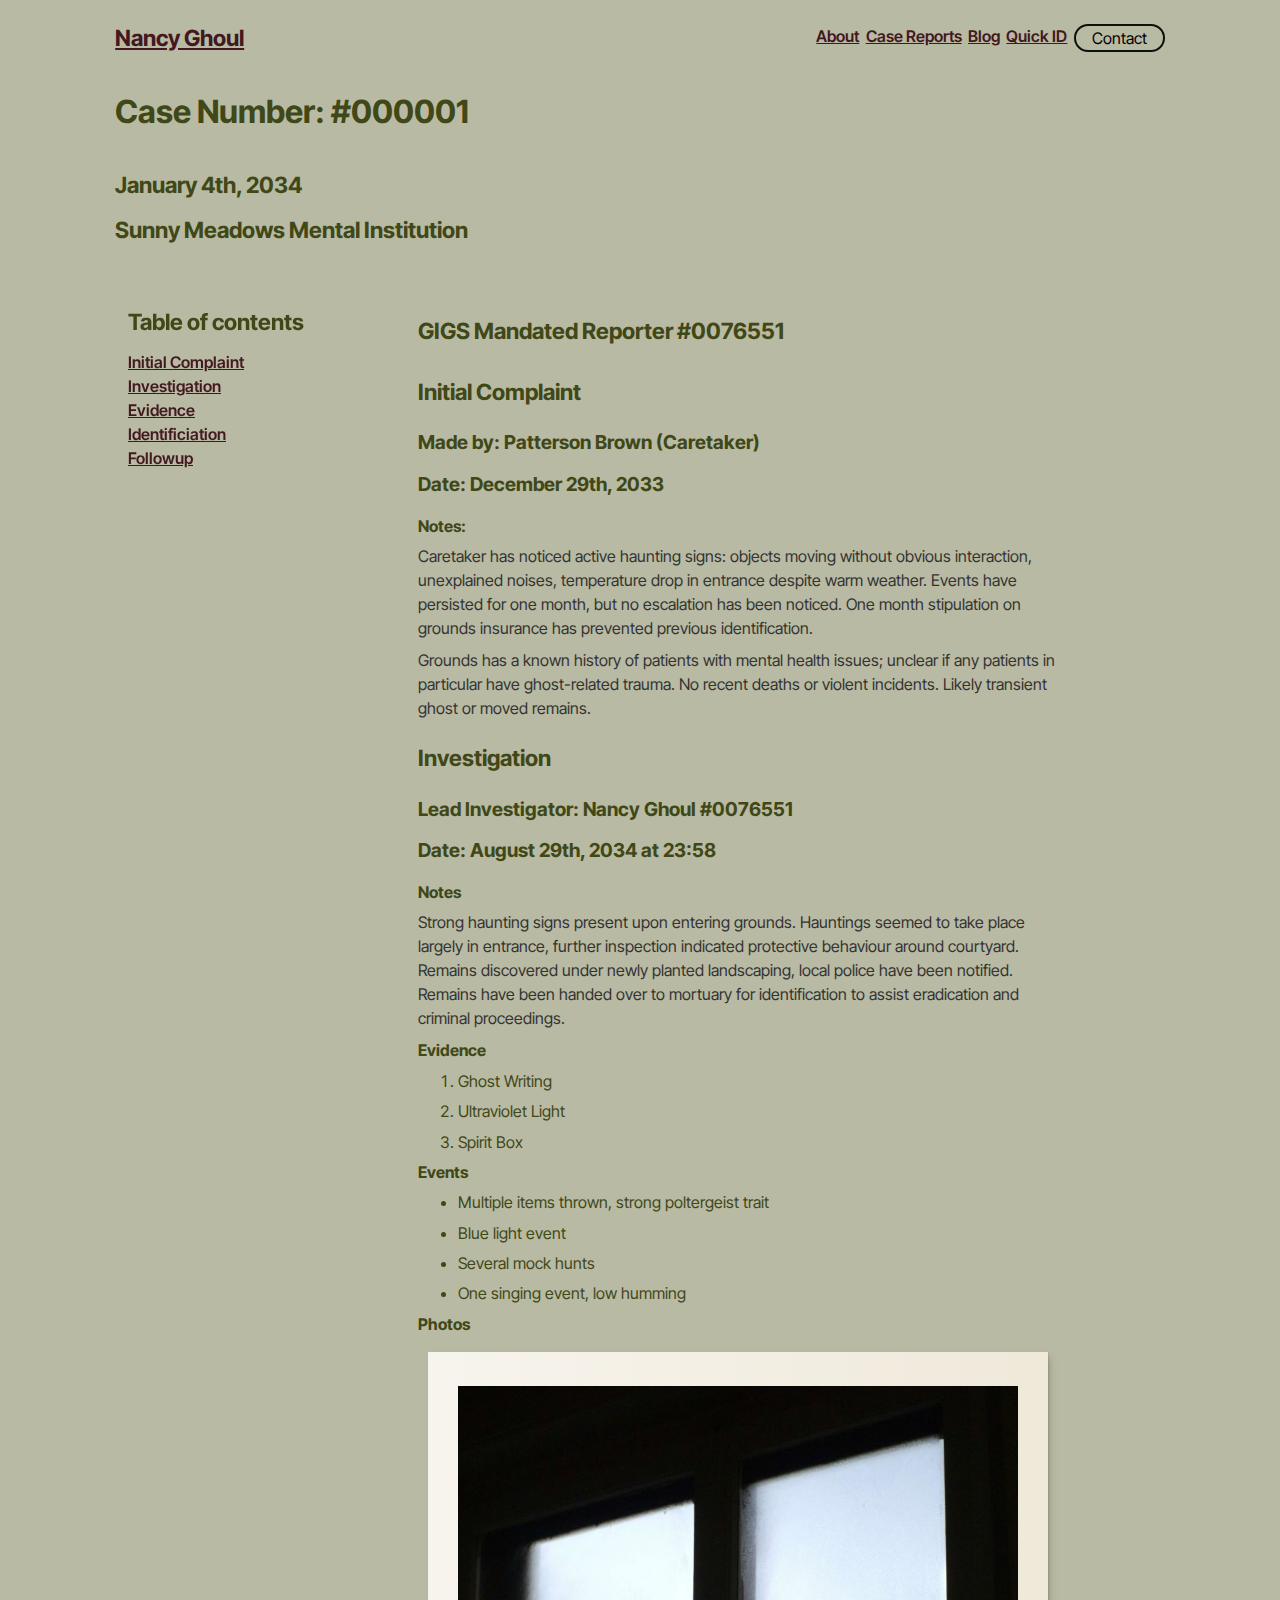
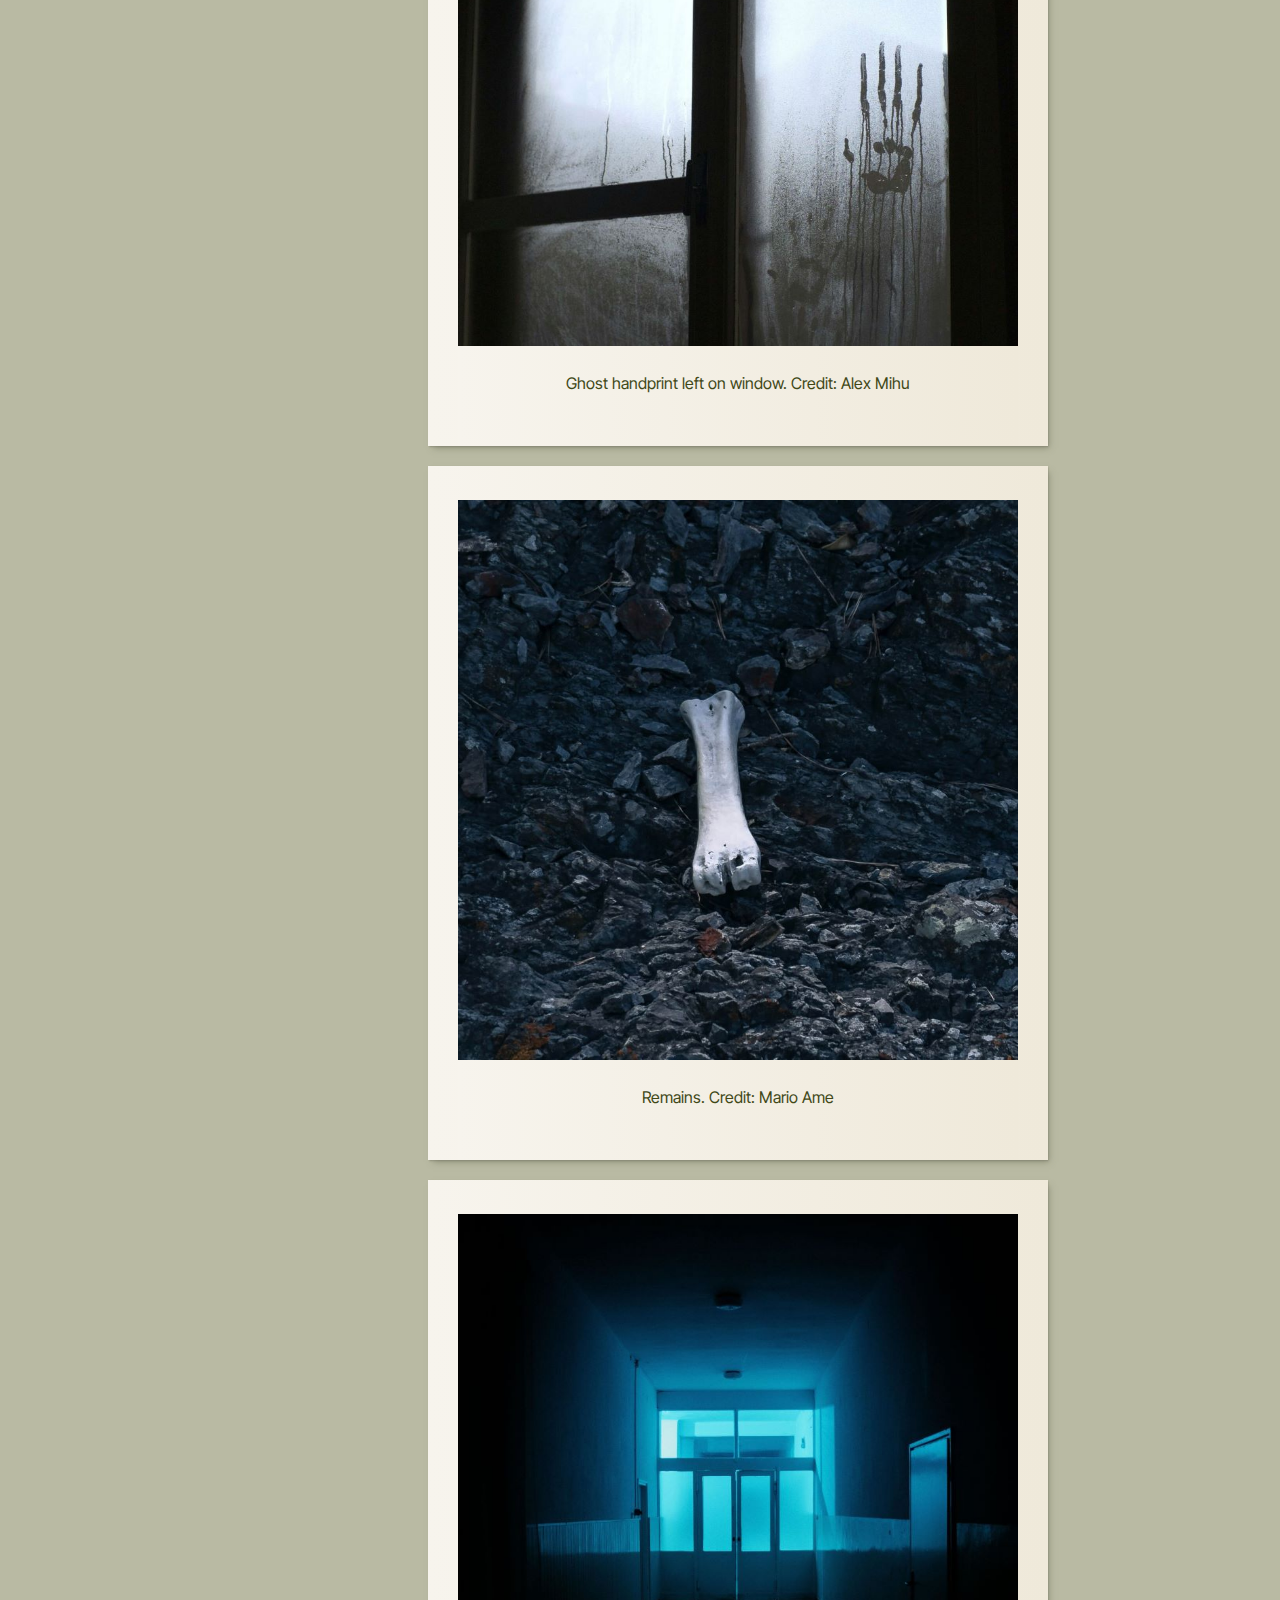
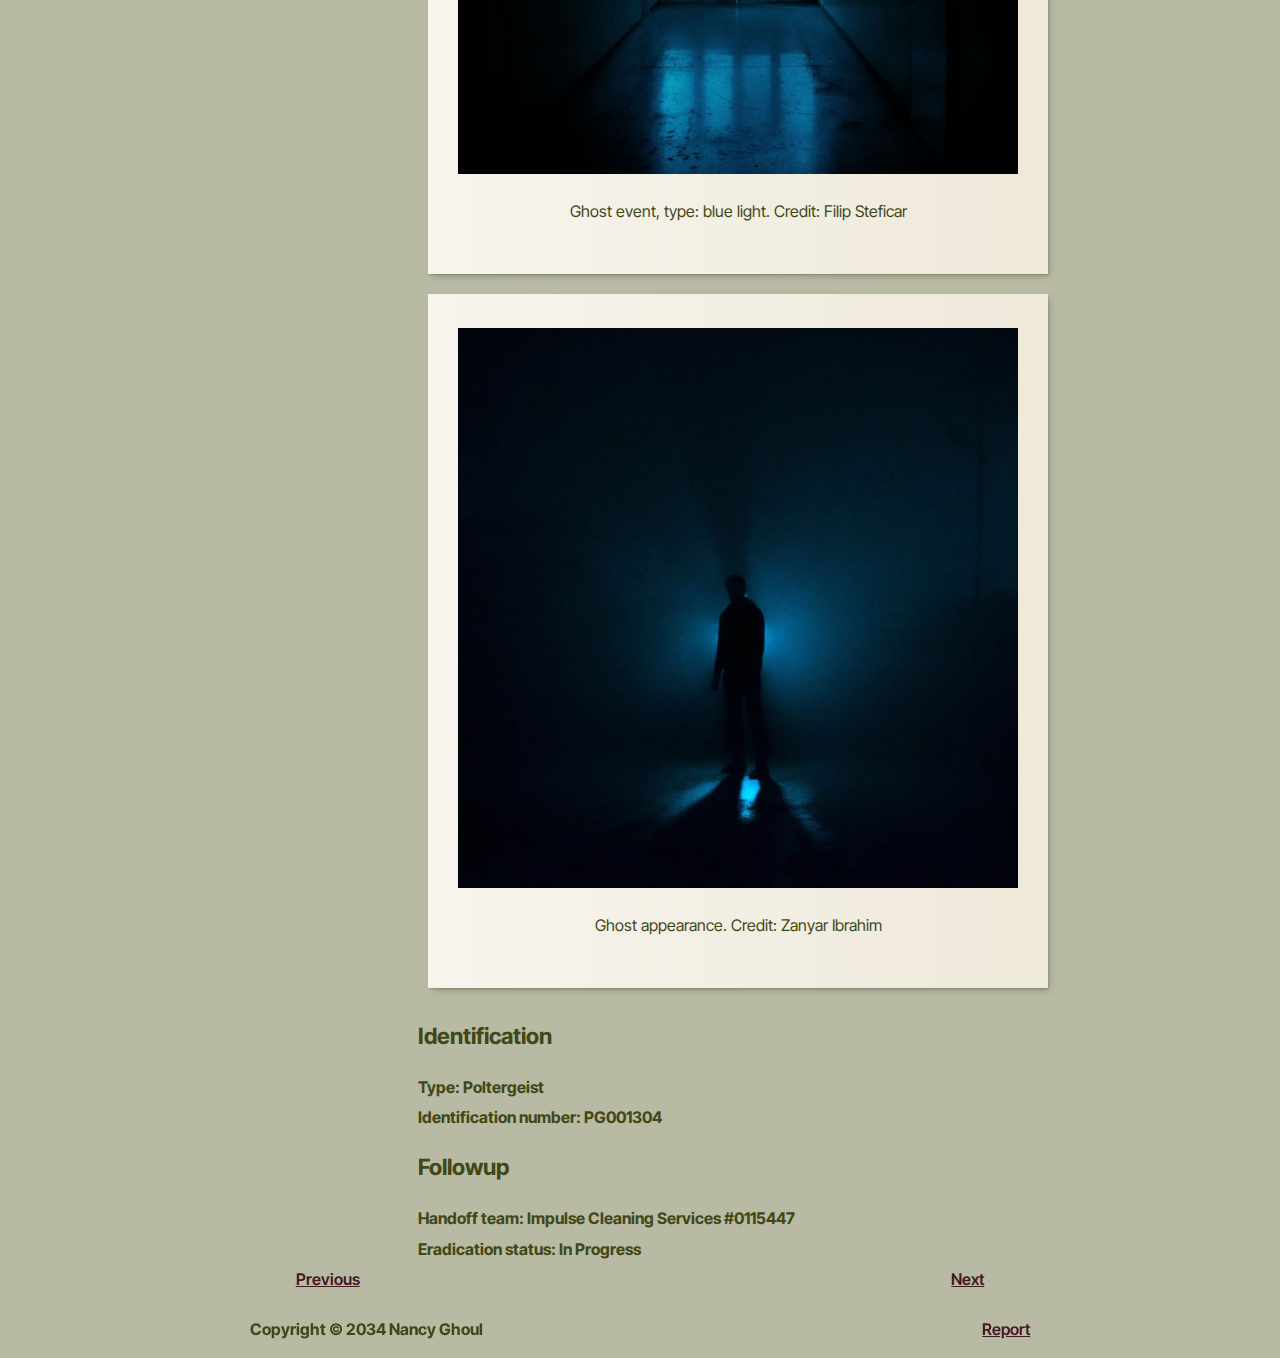
<file: cases/000001.html>
<!DOCTYPE html>
<html lang="en-GB">

<head>
    <meta charset="utf-8">
    <meta name="description" content="Case Reports">
    <meta name="keywords" content="ghosts, case, reports, GIGS, Nancy Ghoul">
    <meta name="author" content="Nancy Ghoul">
    <meta name="viewport" content="width=device-width, initial-scale=1.0">
    <title>Nancy Ghoul | Case 000001</title>
    <!-- Code from fonts.google.com -->
    <link rel="preconnect" href="https://fonts.googleapis.com">
    <link rel="preconnect" href="https://fonts.gstatic.com" crossorigin>
    <link href="https://fonts.googleapis.com/css2?family=Inter+Tight:ital,wght@0,100..900;1,100..900&display=swap"
        rel="stylesheet">
    <!-- End code from fonts.google.com -->
    <link rel="stylesheet" href="../styles/reset.css">
    <link rel="stylesheet" href="../styles/style.css">
    <script src="../assets/js/menu.js"></script>
    <script>
        handleMenu();
    </script>
</head>
<body>
    <header>
        <a href="../index.html">
            <h2>Nancy Ghoul</h2>
        </a>
        <nav id="main-menu">
            <ul role="menu" id="main-menu-list" class="mobile-hidden">
                <li role="none" class="mobile-only"><a role="menuitem" href="../index.html">Main</a></li>
                <li role="none"><a role="menuitem" href="../index.html">About</a></li>
                <li role="none"><a role="menuitem" href="../cases.html">Case Reports</a></li>
                <li role="none"><a role="menuitem" href="../blog.html">Blog</a></li>
                <li role="none"><a role="menuitem" href="../quickID.html">Quick ID</a></li>
                <li role="none"><button id="dialog-open" onclick="window.contact.showModal()">Contact</button></li>
            </ul>
            <button class="menu-toggle mobile-only" id="main-menu-toggle">Menu</button>
        </nav>
    </header>
    <!-- Contact dialog -->
    <dialog id="contact" aria-labelledby="dialog-title" aria-describedby="dialog-description">
        <h2 id="dialog-title">Do you need help with a haunting?</h2>
        <p id="dialog-description">
            In order to correctly prioritise hauntings, please consider if you need immediate attention. <br> If you're
            unsure about the severity of your case, please consult the <a href="../quickID.html">Quick ID Tool</a>.</p>
        <p>For immediate assistance, call: <a href="tel:+0000000000">000-00-000</a>
        </p>
        <p>For lower priority hauntings, please email: <a href="mailto:NancyGhoul@GIGS.com">NancyGhoul@GIGS.com</a> </p>
        <button id="dialog-close" onclick="window.contact.close()" autofocus>Close</button>
    </dialog>
    <!-- End contact dialog -->    
     <div class="page-title">
        <h1 id="000001">Case Number: #000001</h1>
        <h2><time datetime="2034-01-04">January 4th, 2034</time>
            <br> Sunny Meadows Mental Institution</h2>
    </div>
    <main class="post">
        <!-- Table of contents -->
        <aside>
            <h2 id="toc">Table of contents</h2>
            <nav aria-labelledby="toc">
                <a href="#1">Initial Complaint</a>
                <a href="#2">Investigation</a>
                <a href="#3">Evidence</a>
                <a href="#5">Identificiation</a>
                <a href="#6">Followup</a>                
            </nav>
        </aside>
    <!-- Start of case -->
    <article class="post" aria-labelledby="000001">
        <h2>GIGS Mandated Reporter #0076551</h2>
        <section id="1">
        <h2>Initial Complaint</h2>
        <h3>Made by: Patterson Brown (Caretaker)</h3>
        <h3>Date: <time datetime="2033-12-29">December 29th, 2033</time></h3>
        <h4>Notes:</h4>
        <p>Caretaker has noticed active haunting signs: objects moving without obvious interaction, unexplained noises, temperature drop in entrance despite warm weather. Events have persisted for one month, but no escalation has been noticed. One month stipulation on grounds insurance has prevented previous identification.</p>
        <p>Grounds has a known history of patients with mental health issues; unclear if any patients in particular have ghost-related trauma. No recent deaths or violent incidents. Likely transient ghost or moved remains.</p>
    </section>
    <section id="2">
        <h2>Investigation</h2>
        <h3>Lead Investigator: Nancy Ghoul #0076551</h3>
        <h3>Date: <time datetime="2034-01-04T23:58Z">August 29th, 2034 at 23:58</time></h3>
        <h4>Notes</h4>
        <p>Strong haunting signs present upon entering grounds. Hauntings seemed to take place largely in entrance, further inspection indicated protective behaviour around courtyard. Remains discovered under newly planted landscaping, local police have been notified. Remains have been handed over to mortuary for identification to assist eradication and criminal proceedings.</p>
        <h4 id="3">Evidence</h4>
        <ol>
            <li>Ghost Writing</li>
            <li>Ultraviolet Light</li>
            <li>Spirit Box</li>
        </ol>
        <h4>Events</h4>
        <ul>
            <li>Multiple items thrown, strong poltergeist trait</li>
            <li>Blue light event</li>
            <li>Several mock hunts</li>
            <li>One singing event, low humming</li>
        </ul>
        <!-- All photos should have their own figure with credit -->
        <h4>Photos</h4>
        <figure class="polaroid">
            <img src="../assets/img/alex-mihu-unsplash.jpg" alt="Ghost handprint" loading="lazy">
            <figcaption>Ghost handprint left on window. Credit: Alex Mihu</figcaption>
        </figure>
        <figure class="polaroid">
            <img src="../assets/img/mario-ame-unsplash.jpg" alt="Remains in dirt" loading="lazy">
            <figcaption>Remains. Credit: Mario Ame</figcaption>
        </figure>
        <figure class="polaroid">
            <img src="../assets/img/filip-steficar-unsplash.jpg" alt="Blue light in hallway" loading="lazy">
            <figcaption>Ghost event, type: blue light. Credit: Filip Steficar</figcaption>
        </figure>
        <figure class="polaroid">
            <img src="../assets/img/zanyar-ibrahim-unsplash.jpg" alt="Shadow figure illuminated by blue light" loading="lazy">
            <figcaption>Ghost appearance. Credit: Zanyar Ibrahim</figcaption>
        </figure>
    </section>
    <section id="4">
        <h2>Identification</h2>
        <h4>Type: Poltergeist</h4>
        <h4>Identification number: PG001304</h4>
    </section>
    <section id="5">
        <h2>Followup</h2>
        <h4>Handoff team: Impulse Cleaning Services #0115447</h4>
        <h4>Eradication status: In Progress</h4>
    </section>
    </article>
    <!-- End of case -->
</main>
<div class="page-turn">
    <a href="./000001.html">Previous</a> <!-- Prev. Case -->
    <a href="./000001.html">Next</a> <!-- Next Case -->
</div>
<footer>
    <h4>Copyright © 2034 Nancy Ghoul</h4>
    <a href="../report.html">Report</a>
</footer>
</body>
</html>
</file>
<file: styles/style.css>
/* https://fonts.google.com */
* {
    font-family: "Inter Tight", Helvetica, Arial, sans-serif;
    font-optical-sizing: auto;
    font-style: normal;
}

/* Prevent layout from jumping */
html { overflow-y: scroll; }

/* https://gomakethings.com/hidden-content-for-better-a11y/#hiding-the-link */
/* MOK updating clip to clip-path, using for hidden toggle */
.screen-reader,
.hidden {
    border: 0;
    clip-path: rect(0 0 0% 0%);
    height: 1px;
    margin: -1px;
    overflow: hidden;
    padding: 0;
    position: absolute;
    white-space: nowrap;
    width: 1px;
}

/* Show only for mobile */
@media (width >= 550px) {
    .mobile-only {
        border: 0;
        clip-path: rect(0 0 0% 0%);
        height: 1px;
        margin: -1px;
        overflow: hidden;
        padding: 0;
        position: absolute;
        white-space: nowrap;
        width: 1px;
    }
}

/* Hide only for mobile */
@media (width < 550px) {
    .mobile-hidden {
        border: 0;
        clip-path: rect(0 0 0% 0%);
        height: 1px;
        margin: -1px;
        overflow: hidden;
        padding: 0;
        position: absolute;
        white-space: nowrap;
        width: 1px;
    }
  }
/* End code gomakethings */

:root {
    --c-white: #EBFEF5;
    --c-lowcontrast: #B9BAA3;
    --c-highcontrast: #333333;
    --c-highcontrast-1: #404817;
    --c-black: #0A100D;
    --c-highlight: #E2EF70;
    --c-palette-1: #421821;
    --filet: 10px;
    --fontsize: 1rem;
    /* Gradients created with https://cssgradient.io/ */
    --gradient-highlight: linear-gradient(90deg, rgba(226,239,112,1) 0%, rgba(134,142,66,1) 100%);
    --gradient-fade-to-low: linear-gradient(0deg, rgba(185,186,163,1) 0%, rgba(185,186,163,0) 100%);
    scroll-behavior: smooth;
    /* Shadows created with https://www.joshwcomeau.com/shadow-palette/ */
    --shadow-color: 63deg 11% 39%;
    --shadow-elevation-low:
      0.8px 1px 1.5px hsl(var(--shadow-color) / 0.46),
      3.4px 4.2px 6.5px -2px hsl(var(--shadow-color) / 0.57);
}

/* General Styling */
body {
    background-color: var(--c-lowcontrast);
    color: var(--c-highcontrast-1);
    margin: auto;
    min-width: 300px;
    max-width: 100vw;
    min-height: 100vh;
    /* overflow-x: hidden; */
    font-size: var(--fontsize);
    line-height: calc(var(--fontsize)*1.5);
}

main {
    min-width: 400px;
    max-width: 80vw;
    display: flex;
    flex-direction: column;
    margin: auto;
}

a {
    font-weight: 600;
    color: var(--c-palette-1);
}
a:visited {
    color: var(--c-highcontrast);
}
a:hover, a:focus, a:active {
    color: var(--c-black);
    background-color: var(--c-highlight);
}

button {
    border: 2px solid var(--c-black);
    background-color: var(--c-lowcontrast);
    padding: 0 1rem;
    border-radius: 1rem;
    cursor: pointer;
}
button:hover, button:focus, button:active {
    background-color: var(--c-highlight);
}

/* Headings */
h1 {
    font-size: 2rem;
    line-height: 2.4rem;
}

h2 {
    font-size: 1.4rem;
    line-height: 2.8rem;
}

h3 {
    font-size: 1.2rem;
    line-height: 1.6rem;
}

h4, h5, h6 { /*No text should be below 1rem*/
    font-size: 1rem;
}

h1, h2, h3 {
    margin: 1rem 0;
}

h4, h5, h6 {
    margin: .4rem 0;
}

/* Handle styling if Header is followed by Paragraphs */
:is(h1, h2, h3):has(+ p, ul, ol, dl,+ a) { 
    margin-bottom: .8rem;
}

:is(h4, h5, h6):has(+ p, ul, ol, dl,+ a) {
    margin-bottom: .4rem;
}

p {
    color: var(--c-highcontrast);
    margin-bottom: .5rem;
}

:is(ul, ol, dl) {
    margin: .2rem 0;
}

li {
    margin: .4rem 0;
}

li > :is(h3, h4):has(+ p, + a), li a > :is(h3, h4, p) {
    color: var(--c-highcontrast-1);
    margin: 1rem 0 0 0;
}

/* Handle nested lists */
:is(ul, ol, dl) :is(ul, ol, dl),
:is(ul, ol, dl) :is(ul, ol, dl) li { 
    margin: 0;
}

/* Main nav menu for mobile*/
@media (width <= 550px) {
    #main-menu-list {
        position: fixed;
        z-index: 2; /* handle sticky filter-form */
        top: 0;
        left: 0;
        height: 100vh;
        width: 100vw;
        margin: 0;
        padding-top: 20px;
        display: flex;
        flex-direction: column;
        justify-content: flex-start;
        background-color: var(--c-lowcontrast);
    }
  }

.menu-toggle {
    position: fixed;
    right: 20px;
    z-index: 2; /* handle sticky filter-form */
}

/* Special width on Quick ID */
main.quickID {
    min-width: 300px;
    max-width: 50vw;
}

.quickID em {
    margin: 0 .6rem;
    padding: 0 .4rem;
    background-color: var(--c-highlight);
    color: var(--c-black);
}

.quickID em.low {
    background-color: #B9BAA3;
}

.quickID em.high {
    background-color: #421821;
    color: var(--c-lowcontrast);
}

/* Figure Styling */
figure {
    height: fit-content;
    box-sizing: border-box;
    display: inline-flex;
    flex-wrap: wrap;
    align-items: center;
    justify-content: center;
    column-gap: 12px;
    margin: 10px;
}

figcaption {
    flex-basis: 100%;
    width: 100%;
    text-align: center;
}

img + figcaption {
    padding: 12px;
}

figure.polaroid {
    border-top: 34px outset #faf7e8;
    border-left: 30px solid #e6e1d8;
    border-right: 30px solid #efe9da;
    border-image: linear-gradient(to right,#f7f4ed, #efe9da) 20 20;
    box-shadow: var(--shadow-elevation-low);
}

figure.polaroid figcaption{
    background: linear-gradient(to right,#f7f4ed, #efe9da);
    min-height: 100px;
    padding: 25px;
}

figure.credit {
    position: relative;
    padding: 0;
    margin: 0;
}

figure.credit figcaption,
.post-preview figcaption {
    position: absolute;
    bottom: 0;
    text-align: right;
    filter: invert(); /* ensure credit is always legible */
}

.post-preview img {
    filter: grayscale();
}

.post-preview img:hover,
.post-preview img:focus,
.post-preview img:active {
    filter: grayscale(10%);
}

/*Aggregated Content Page */
.posts-container {
    display: grid;
    width: 100%;
    height: fit-content;
    grid-template-columns: minmax(0, 1fr) minmax(0, 1fr);
    gap: 10px;
}
/* Three columns for large screens */
@media (width >= 1200px) {
    .posts-container {
        grid-template-columns: minmax(0, 1fr) minmax(0, 1fr) minmax(0, 1fr);
    }
}
/* One column for smaller screens */
@media (width <= 950px) {
    .posts-container {
        grid-template-columns: auto;
    }
}

/* Post previews */
div.post-preview {
    align-self: center;
    justify-self: center;
    border: 2px solid var(--c-highcontrast-1);
    min-width: 300px;
    max-width: 400px;
    width: 100%;
    background-color: var(--c-lowcontrast);
}

.post-preview article {
    display: flex;
    flex-direction: column;
    width: 100%;
    padding: 10px 30px;
}

.post-preview :is(h2,h3,h4,h5,h6) {
    margin: .2rem 0;
}

.post-preview :is(h2,h3,h4,h5,h6):last-of-type {
    margin-bottom: 1rem;
}

.post-preview p:not(:last-child) {
    height: 5rem;
    overflow: hidden;
}

.post-preview p:not(:last-child)::after {
    content: '';
    display: block;
    position: relative;
    top: -2rem;
    width: 350px;
    height: 2rem;
    background-image: var(--gradient-fade-to-low)
}

.post-preview figure {
    position: relative; /* Setup for absolute positioning of credit */
    order: -1; /* The figure is a child to Article, but display the figure first */
    margin: -10px -30px 0 -30px;
    padding: 0;
    z-index: 0;
}

.post-preview a {
    text-decoration: none;
}

.post-preview a:hover h2,
.post-preview a:hover .read-more,
.post-preview a:focus h2,
.post-preview a:focus .read-more {
    text-decoration: underline;
    text-decoration-color: var(--c-black);
    color: var(--c-palette-1);
}

/* Article Styling */
main.post {
    margin: 24px auto 0 auto;
    min-width: 400px;
    max-width: 80vw;
    display: flex;
    flex-direction: row;
    flex: 1 2 auto;
    gap: 20px;
}

main.post > aside {
    position: sticky;
    top: -1px;
    align-self: flex-start;
    height: auto;
}

/* handle posts on mobile */
@media (width < 550px) {
    main.post {
        flex-direction: column;
        flex-direction: 1 1 auto;
        align-content: center;
        justify-content: center;
    }
    main.post > aside {
        position: relative;
    }
}

#toc {
    line-height: 1.6rem;
}

main.post > aside > nav {
    display: flex;
    flex-direction: column;
    align-items: flex-start;
}

main.post > aside > nav > :is(h1,h2,h3,h4,h5,h6) {
    background: none;
    text-align: left;
    padding: 1rem 0;
    margin: 0 0 1rem 0;
    color: var(--c-black);
    font-size: small;
    line-height: 1rem;
    border-top: 1px solid var(--c-black);
    border-bottom: 1px solid var(--c-black);
}

article.post {
    max-width: 50vw;
    min-width: 400px;
    margin: auto;
}

.page-title {
    width: 100%;
    display: flex;
    flex-direction: column;
    padding: 0 9vw;
}

.page-turn {
    width: 100%;
    display: flex;
    flex-direction: row;
    justify-content: space-around;
}

/* Quotes and Citations */
blockquote {
    width: 100%;
    height: fit-content;
    margin: .8rem 0;
    padding: 1rem 2rem;
    border-top: 1px solid var(--c-black);
    border-bottom: 1px solid var(--c-black);
    text-indent: -.8rem;
}

blockquote::before {
    content: '\201C';    
    position: relative;
    left: -.2rem;
}

blockquote::after {
    content: '\201E';    
    position: relative;
    bottom: 0;
    right: -.2rem;
}

/* Columns */
[class*="col"] {
    display: flex;
    width: 100%;
    min-height: 100px;
    height: fit-content;
    flex-direction: row;
    flex-wrap: wrap;
    align-items: center;
    justify-content: center;
}

[class*="col"] > :is(h1, h2, h3, h4, h5, h6) {
    width: 100%;
}

[class*="col"] > a {
    border:1px solid var(--c-highcontrast);
    display: flex;
    min-height: 200px;   
    min-width: 200px;
    gap: 10px;
    justify-content: center;
    align-items:center;
}

@media (width <= 700px) {
    [class*="col"] {
        flex-direction: column;
    }
}

/* Forms and Inputs */
form {
    display: flex;
    flex-direction: column;
}

form span.checkbox {
    display: flex;
    flex-direction: row;
    align-items: center;
    justify-content: flex-start;
}

form span.checkbox input:first-of-type {
    margin-right: .4rem;
}

form.filter-form {
    display: grid;
    grid-template-columns: auto auto auto auto;
    gap: 10px;
}

@media (width <= 550px) {
    form.filter-form {
        grid-template-columns: auto auto;
    }
  }

details.filter-form {
    background-color: var(--c-lowcontrast);
    position: sticky;
    z-index: 1;
    top: -1px;
    display: flex;
    flex-direction: column;
    width: 100%;
    margin: 10px 0;
}

details.filter-form summary {
    padding: 10px 0;
}

input[type='checkbox'],
input[type='radio'] {
    width: 1rem;
    height: 1rem;
    accent-color: var(--c-highlight);
    border: 1px solid var(--c-black);
    background: none;
    cursor: pointer;
}

label {
    cursor: pointer;
}

/* Header, Footer and Navigation */
header {
    position: relative;
    display: flex;
    flex-direction: row;
    align-items: center;
    justify-content: space-between;
    padding: 0 9vw;
}
/* Center name when mobile view */
@media (width < 550px) {
    header {
        justify-content: center;
    }
}

nav {
    display: flex;
    flex-direction: row;
    justify-content: center;
    align-items:center;
}

nav ul {
    display: flex;
    flex-direction: row;
    justify-content: space-between;
    list-style: none;
}

nav ul li:not(:last-child) {
    padding-right: .4rem;
}

details {
    cursor: pointer;
}

footer {
    position: relative;
    display: flex;
    flex-direction: row;
    align-items: center;
    justify-content: space-around;
    margin: 20px 0 10px 0;
}

/* Dialog */
dialog {
    z-index: 10; /*Ensure dialog is always on top*/
    align-self: center;
    justify-self: center;
    background-color: var(--c-lowcontrast);
}

dialog::backdrop {
    background-color: #0A100D;
    background-image: var(--gradient-highlight);
    opacity: 50%;
    filter: blur(10%);
}

/* For fun */
.ghost-b {
    opacity: 0.8;
    flex-shrink: 0;
    border: none;
    border-radius: 6em 6em 0 0;
    width: 11em;
    height: 18em;
    background: /* left eye, right eye, mouth, fringe, background */
      no-repeat radial-gradient(grey 50%,
        rgba(0,0,0,0) 56%) 35% 20%/2em 2em,
      no-repeat radial-gradient(grey 50%,
        rgba(0,0,0,0) 56%) 75% 20%/2em 2em,
      no-repeat radial-gradient(grey 50%,
        rgba(0,0,0,0) 63%) 56% 25%/1em 1em,
      repeat-x radial-gradient(circle at 50% 4%, #EBFEF5 50%,
        transparent 68%) -4% 98%/4em 4em,
      no-repeat radial-gradient(circle at 50% 20%, white 10%, #EBFEF5 50%, #EBFEF5 76%, transparent 82%) 55% 50%;
}
  
   .ghost-a {
    flex-shrink: 0;
    border: none;
    border-radius: 6em 6em 0 0;
    width: 11em;
    height: 16em;
    background: /* left eye, right eye, mouth, fringe, background */
      no-repeat radial-gradient(grey 50%,
        rgba(0,0,0,0) 55%) 36% 20%/2em 2.6em,
      no-repeat radial-gradient(grey 50%,
        rgba(0,0,0,0) 55%) 75% 20%/2em 2.6em,
      no-repeat radial-gradient(grey 50%,
        rgba(0,0,0,0) 62%) 56% 30%/1em 1em,
      repeat-x radial-gradient(circle at 50% 25%, #EBFEF5 50%,
        transparent 52%) 4em 100%/2.8em 4em,
      no-repeat radial-gradient(circle at 50% 10%, white 10%, #EBFEF5 50%, #EBFEF5 76%, transparent 76%) 55% 50%;
  }
</file>
